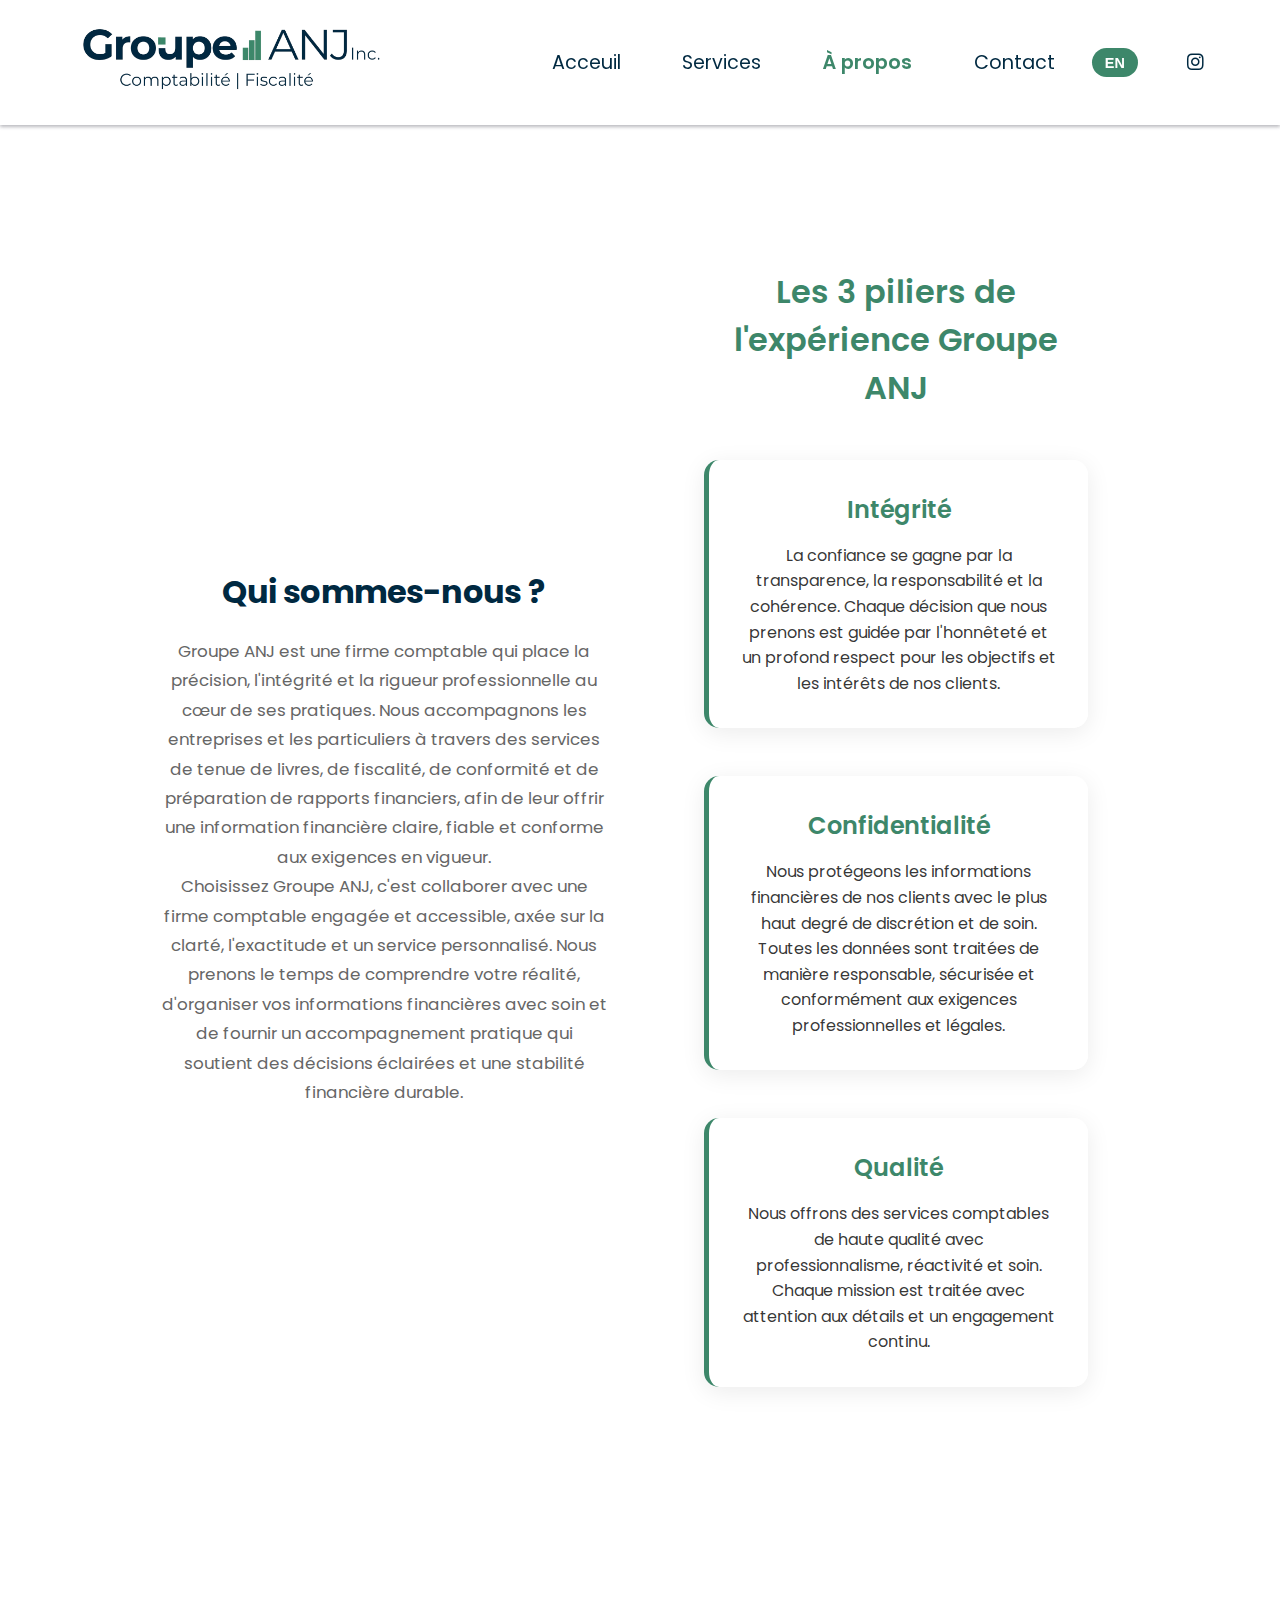
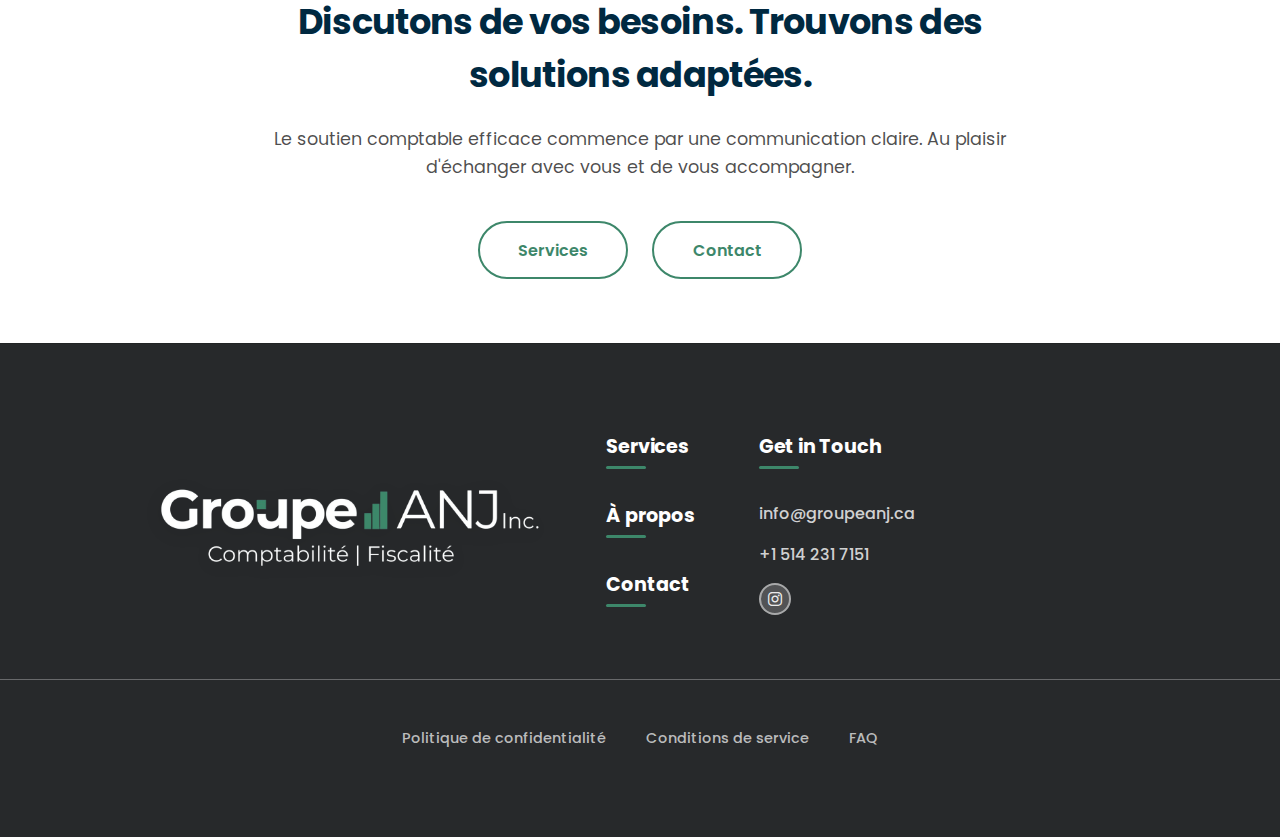
<file: apropos.html>
<!DOCTYPE html>
<html lang="fr">
<head>
    <meta charset="UTF-8">
    <meta name="viewport" content="width=device-width, initial-scale=1.0">
    <title>À propos | Optimisez votre gestion financière, contactez-nous — Groupe ANJ</title>
    <link rel="stylesheet" href="https://cdnjs.cloudflare.com/ajax/libs/font-awesome/6.4.0/css/all.min.css">
    <link rel="stylesheet" type="text/css" href="style.css" />
</head>
<body>
  <nav class="site-nav">
    <div class="logo">
      <a href="index.html">
        <img src="assets/Inv233.png" alt="logo" />
      </a>
    </div>
    <ul>
      <li>
        <a href="index.html#accueil" data-fr="Acceuil" data-en="Home">Acceuil</a>
      </li>
      <li>
        <a href="services.html" data-fr="Services" data-en="Services">Services</a>
      </li>
      <li>
        <a href="apropos.html" data-fr="À propos" data-en="About" class="active">À propos</a>
      </li>
      <li>
        <a href="contact.html" data-fr="Contact" data-en="Contact">Contact</a>
      </li>
      <li class="language-switcher">
        <button id="lang-toggle" class="lang-btn">EN</button>
      </li>
      <li>
        <a href="http://instagram.com/groupeanj" target="_blank" class="fa-brands fa-instagram"></a>
      </li>
    </ul>
    <div class="hamburger">
      <span class="line"></span>
      <span class="line"></span>
      <span class="line"></span>
    </div>
  </nav>
  <div class="menubar">
    <ul>
      <li>
        <a href="index.html#accueil" data-fr="Acceuil" data-en="Home">Acceuil</a>
      </li>
      <li>
        <a href="services.html" data-fr="Services" data-en="Services">Services</a>
      </li>
      <li>
        <a href="apropos.html" data-fr="À propos" data-en="About" class="active">À propos</a>
      </li>
      <li>
        <a href="contact.html" data-fr="Contact" data-en="Contact">Contact</a>
      </li>
      <li class="language-switcher">
        <button id="lang-toggle-mobile" class="lang-btn">EN</button>
      </li>
      <li>
        <a href="http://instagram.com/groupeanj" target="_blank" class="fa-brands fa-instagram"></a>
      </li>
    </ul>
  </div>
  <div class="sections-wrapper">
    <!-- About Hero Section -->
    <section id="apropos" class="section about ">
      <div class="container about-grid">
        <div class="about-text">
          <h2 data-fr="Qui sommes-nous ?" data-en="Who are we?">Qui sommes-nous ?</h2>
          <p data-fr="Groupe ANJ est une firme comptable qui place la précision, l'intégrité et la rigueur professionnelle au cœur de ses pratiques. Nous accompagnons les entreprises et les particuliers à travers des services de tenue de livres, de fiscalité, de conformité et de préparation de rapports financiers, afin de leur offrir une information financière claire, fiable et conforme aux exigences en vigueur."
             data-en="Groupe ANJ is an accounting firm that places precision, integrity and professional rigor at the core of its practices. We support businesses and individuals through bookkeeping, tax, compliance and financial reporting services, to provide them with clear, reliable financial information that complies with current requirements.">
            Groupe ANJ est une firme comptable qui place la précision, l'intégrité et la rigueur professionnelle au cœur de ses pratiques. Nous accompagnons les entreprises et les particuliers à travers des services de tenue de livres, de fiscalité, de conformité et de préparation de rapports financiers, afin de leur offrir une information financière claire, fiable et conforme aux exigences en vigueur.
          </p>
          <p data-fr="Choisir Groupe ANJ, c'est collaborer avec une firme comptable engagée et accessible, axée sur la clarté, l'exactitude et un service personnalisé. Nous prenons le temps de comprendre votre réalité, d'organiser vos informations financières avec soin et de fournir un accompagnement pratique qui soutient des décisions éclairées et une stabilité financière durable."
             data-en="Choosing Groupe ANJ means collaborating with an engaged and accessible accounting firm focused on clarity, accuracy and personalized service. We take the time to understand your reality, organize your financial information with care and provide practical support that supports informed decisions and lasting financial stability.">
            Choisissez Groupe ANJ, c'est collaborer avec une firme comptable engagée et accessible, axée sur la clarté, l'exactitude et un service personnalisé. Nous prenons le temps de comprendre votre réalité, d'organiser vos informations financières avec soin et de fournir un accompagnement pratique qui soutient des décisions éclairées et une stabilité financière durable.
          </p>
        </div>
        <div class="about-media">
          <div class="about-content-centered">
            <h3 data-fr="Les 3 piliers de l'expérience Groupe ANJ" data-en="The 3 pillars of the Groupe ANJ experience">Les 3 piliers de l'expérience Groupe ANJ</h3>
            
            <div class="pillar-item">
              <h4 data-fr="Intégrité" data-en="Integrity">Intégrité</h4>
              <p data-fr="La confiance se gagne par la transparence, la responsabilité et la cohérence. Chaque décision que nous prenons est guidée par l'honnêteté et un profond respect pour les objectifs et les intérêts de nos clients."
                 data-en="Trust is earned through transparency, responsibility and consistency. Every decision we make is guided by honesty and deep respect for our clients' goals and interests.">
                La confiance se gagne par la transparence, la responsabilité et la cohérence. Chaque décision que nous prenons est guidée par l'honnêteté et un profond respect pour les objectifs et les intérêts de nos clients.
              </p>
            </div>
            
            <div class="pillar-item">
              <h4 data-fr="Confidentialité" data-en="Confidentiality">Confidentialité</h4>
              <p data-fr="Nous protégeons les informations financières de nos clients avec le plus haut degré de discrétion et de soin. Toutes les données sont traitées de manière responsable, sécurisée et conformément aux exigences professionnelles et légales."
                 data-en="We protect our clients' financial information with the highest degree of discretion and care. All data is processed responsibly, securely and in compliance with professional and legal requirements.">
                Nous protégeons les informations financières de nos clients avec le plus haut degré de discrétion et de soin. Toutes les données sont traitées de manière responsable, sécurisée et conformément aux exigences professionnelles et légales.
              </p>
            </div>
            
            <div class="pillar-item">
              <h4 data-fr="Qualité" data-en="Quality">Qualité</h4>
              <p data-fr="Nous offrons des services comptables de haute qualité avec professionnalisme, réactivité et soin. Chaque mission est traitée avec attention aux détails et un engagement continu."
                 data-en="We offer high-quality accounting services with professionalism, responsiveness and care. Each mission is handled with attention to detail and continuous commitment.">
                Nous offrons des services comptables de haute qualité avec professionnalisme, réactivité et soin. Chaque mission est traitée avec attention aux détails et un engagement continu.
              </p>
            </div>
          </div>
        </div>
      </div>
    </section>

    <!-- CTA Section -->
    <section id="about-cta" class="section">
      <div class="container">
        <div class="cta-content">
          <h2 data-fr="Discutons de vos besoins. Trouvons des solutions adaptées." data-en="Let's discuss your needs. Find adapted solutions.">Discutons de vos besoins. Trouvons des solutions adaptées.</h2>
          <p data-fr="Le soutien comptable efficace commence par une communication claire. Au plaisir d'échanger avec vous et de vous accompagner."
             data-en="Effective accounting support begins with clear communication. We look forward to exchanging with you and supporting you.">
            Le soutien comptable efficace commence par une communication claire. Au plaisir d'échanger avec vous et de vous accompagner.
          </p>
          <div class="cta-buttons">
            <a class="btn btn-primary" href="services.html"><span data-fr="Services" data-en="Services">Services</span></a>
            <a class="btn btn-secondary" href="contact.html"><span data-fr="Contact" data-en="Contact">Contact</span></a>
          </div>
        </div>
      </div>
    </section>
  </div>
  
  <!-- Footer -->
  <footer class="site-footer">
    <div class="container footer-grid">
      <div class="footer-logo">
        <a href="index.html">
          <img src="assets/Inv222.png" alt="Groupe ANJ Logo" />
        </a>
      </div>

      <div class="footer-sections">
        <div class="footer-column">
          <a href="services.html">
            <h4 data-fr="Services" data-en="Services">Services</h4>
          </a>
          <a href="apropos.html">
            <h4 data-fr="À propos" data-en="About">À propos</h4>
          </a>
          <a href="contact.html">
            <h4 data-fr="Contact" data-en="Contact">Contact</h4>
          </a>
        </div>
        <div class="footer-column">
          <h4 data-fr="Prendre contact" data-en="Get in Touch">Get in Touch</h4>
          <ul>
            <li>
              <a href="mailto:info@groupeanj.ca">info@groupeanj.ca</a>
            </li>
            <li>
              <a href="tel:5142317151">+1 514 231 7151</a>
            </li>
            <li>
              <a href="http://instagram.com/groupeanj" target="_blank" class="instagram-link">
                <div class="instagram-icon">
                  <i class="fab fa-instagram"></i>
                </div>
              </a>
            </li>
          </ul>
        </div>
      </div>
    </div>
    
    <div class="footer-legal-section">
      <div class="footer-legal-bottom">
        <a href="confidentialite.html" data-fr="Politique de confidentialité" data-en="Privacy Policy">Politique de
          confidentialité</a>
        <a href="conditions.html" data-fr="Conditions de service" data-en="Terms of Service">Conditions de service</a>
        <a href="faq.html" data-fr="FAQ" data-en="FAQ">FAQ</a>
       
      </div>
    </div>
  </footer>


  <script src="script.js"></script>
</body>

</html>
</file>
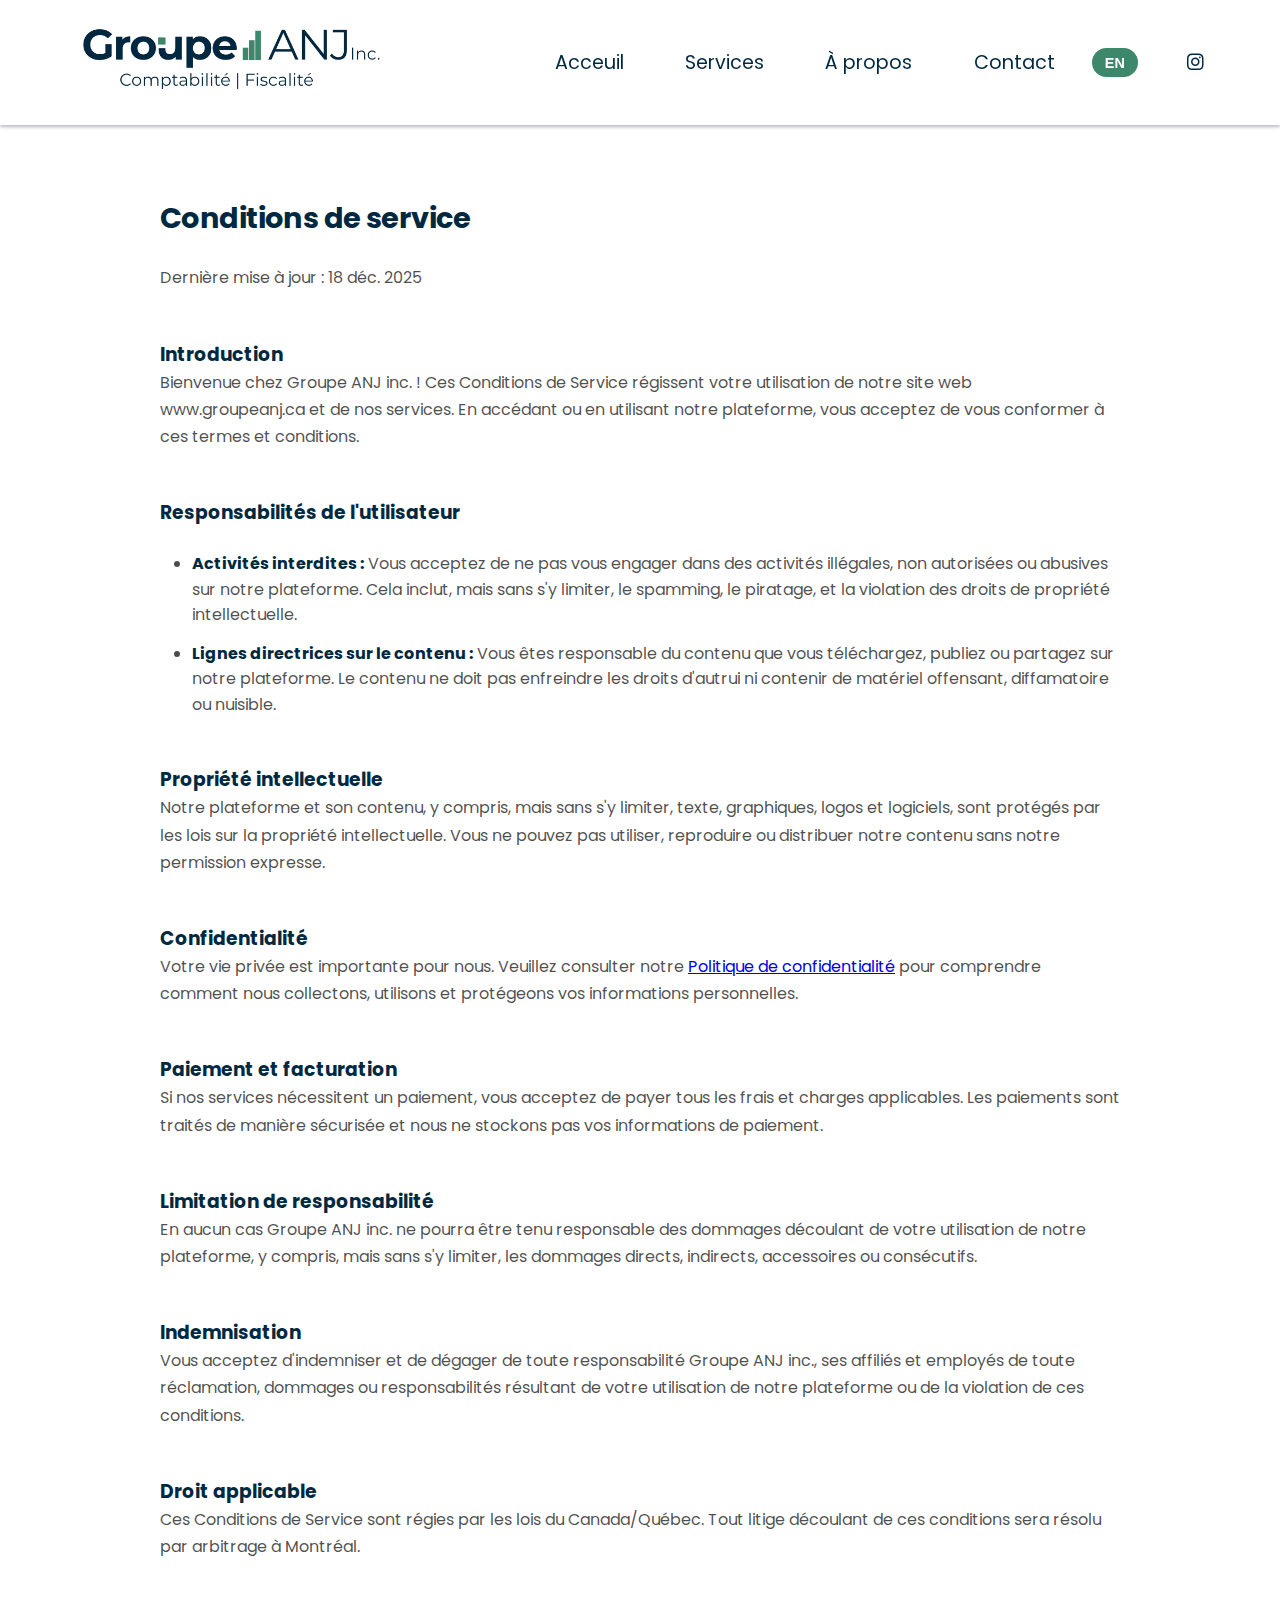
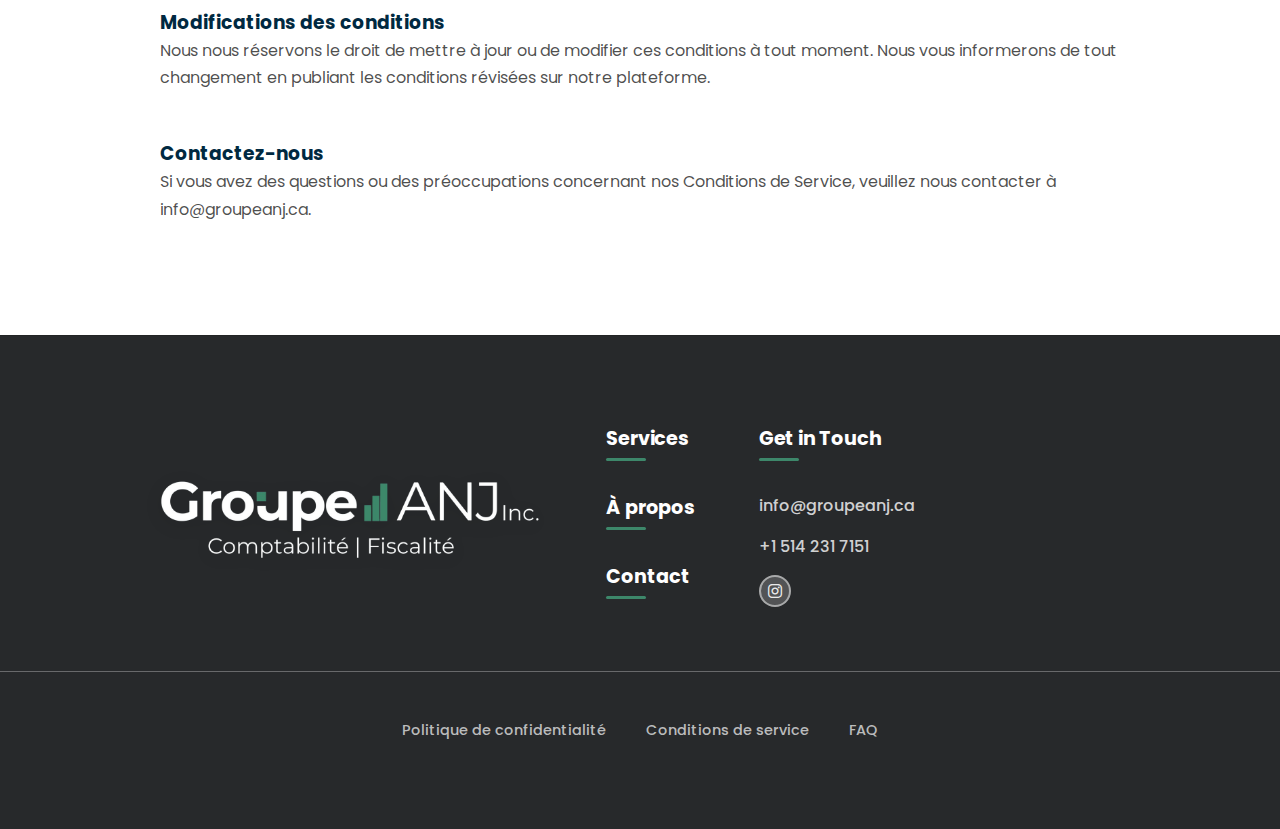
<file: conditions.html>
<!DOCTYPE html>
<html lang="fr">
<head>
    <meta charset="UTF-8">
    <meta name="viewport" content="width=device-width, initial-scale=1.0">
    <title>Conditions de service | Consultez, utilisez en toute sécurité — Groupe ANJ</title>
    <link rel="stylesheet" href="https://cdnjs.cloudflare.com/ajax/libs/font-awesome/6.4.0/css/all.min.css">
    <link rel="stylesheet" type="text/css" href="style.css" />
</head>
<body>
  <nav class="site-nav">
    <div class="logo">
      <a href="index.html">
        <img src="assets/Inv233.png" alt="logo" />
      </a>
    </div>
    <ul>
      <li>
        <a href="index.html#accueil" data-fr="Acceuil" data-en="Home">Acceuil</a>
      </li>
      <li>
        <a href="services.html" data-fr="Services" data-en="Services">Services</a>
      </li>
      <li>
        <a href="apropos.html" data-fr="À propos" data-en="About">À propos</a>
      </li>
      <li>
        <a href="contact.html" data-fr="Contact" data-en="Contact">Contact</a>
      </li>
      <li class="language-switcher">
        <button id="lang-toggle" class="lang-btn">EN</button>
      </li>
      <li>
        <a href="http://instagram.com/groupeanj" target="_blank" class="fa-brands fa-instagram"></a>
      </li>
    </ul>
    <div class="hamburger">
      <span class="line"></span>
      <span class="line"></span>
      <span class="line"></span>
    </div>
  </nav>
  <div class="menubar">
    <ul>
      <li>
        <a href="index.html#accueil" data-fr="Acceuil" data-en="Home">Acceuil</a>
      </li>
      <li>
        <a href="services.html" data-fr="Services" data-en="Services">Services</a>
      </li>
      <li>
        <a href="apropos.html" data-fr="À propos" data-en="About">À propos</a>
      </li>
      <li>
        <a href="contact.html" data-fr="Contact" data-en="Contact">Contact</a>
      </li>
      <li class="language-switcher">
        <button id="lang-toggle-mobile" class="lang-btn">EN</button>
      </li>
      <li>
        <a href="http://instagram.com/groupeanj" target="_blank" class="fa-brands fa-instagram"></a>
      </li>
    </ul>
  </div>
  <div class="sections-wrapper">
    
    <section id="terms-content" class="section">
      <div class="container">
        <div class="terms-content">
          <div class="terms-section">
            <h2 data-fr="Conditions de service" data-en="Terms of Service">Conditions de service</h2>
            <p data-fr="Dernière mise à jour : 18 déc. 2025" data-en="Last updated: December 18, 2025">Dernière mise à jour : 18 déc. 2025</p>
          </div>
          <div class="terms-section">
            <h3 data-fr="Introduction" data-en="Introduction">Introduction</h3>
            <p data-fr="Bienvenue chez Groupe ANJ inc. ! Ces Conditions de Service régissent votre utilisation de notre site web www.groupeanj.ca et de nos services. En accédant ou en utilisant notre plateforme, vous acceptez de vous conformer à ces termes et conditions." data-en="Welcome to Groupe ANJ inc.! These Terms of Service govern your use of our website www.groupeanj.ca and our services. By accessing or using our platform, you agree to comply with these terms and conditions.">Bienvenue chez Groupe ANJ inc. ! Ces Conditions de Service régissent votre utilisation de notre site web www.groupeanj.ca et de nos services. En accédant ou en utilisant notre plateforme, vous acceptez de vous conformer à ces termes et conditions.</p>
          </div>
          <div class="terms-section">
            <h3 data-fr="Responsabilités de l'utilisateur" data-en="User responsibilities">Responsabilités de l'utilisateur</h3>
            <ul>
              <li data-fr="Activités interdites : Vous acceptez de ne pas vous engager dans des activités illégales, non autorisées ou abusives sur notre plateforme. Cela inclut, mais sans s'y limiter, le spamming, le piratage, et la violation des droits de propriété intellectuelle." data-en="Prohibited activities: You agree not to engage in illegal, unauthorized or abusive activities on our platform. This includes, but is not limited to, spamming, hacking, and violation of intellectual property rights."><strong data-fr="Activités interdites :" data-en="Prohibited activities:">Activités interdites :</strong> Vous acceptez de ne pas vous engager dans des activités illégales, non autorisées ou abusives sur notre plateforme. Cela inclut, mais sans s'y limiter, le spamming, le piratage, et la violation des droits de propriété intellectuelle.</li>
              <li data-fr="Lignes directrices sur le contenu : Vous êtes responsable du contenu que vous téléchargez, publiez ou partagez sur notre plateforme. Le contenu ne doit pas enfreindre les droits d'autrui ni contenir de matériel offensant, diffamatoire ou nuisible." data-en="Content guidelines: You are responsible for the content you upload, post or share on our platform. Content must not infringe the rights of others or contain offensive, defamatory or harmful material."><strong data-fr="Lignes directrices sur le contenu :" data-en="Content guidelines:">Lignes directrices sur le contenu :</strong> Vous êtes responsable du contenu que vous téléchargez, publiez ou partagez sur notre plateforme. Le contenu ne doit pas enfreindre les droits d'autrui ni contenir de matériel offensant, diffamatoire ou nuisible.</li>
            </ul>
          </div>
          <div class="terms-section">
            <h3 data-fr="Propriété intellectuelle" data-en="Intellectual property">Propriété intellectuelle</h3>
            <p data-fr="Notre plateforme et son contenu, y compris, mais sans s'y limiter, texte, graphiques, logos et logiciels, sont protégés par les lois sur la propriété intellectuelle. Vous ne pouvez pas utiliser, reproduire ou distribuer notre contenu sans notre permission expresse." data-en="Our platform and its content, including but not limited to text, graphics, logos and software, are protected by intellectual property laws. You may not use, reproduce or distribute our content without our express permission.">Notre plateforme et son contenu, y compris, mais sans s'y limiter, texte, graphiques, logos et logiciels, sont protégés par les lois sur la propriété intellectuelle. Vous ne pouvez pas utiliser, reproduire ou distribuer notre contenu sans notre permission expresse.</p>
          </div>
          <div class="terms-section">
            <h3 data-fr="Confidentialité" data-en="Privacy">Confidentialité</h3>
            <p>
              <span data-fr="Votre vie privée est importante pour nous. Veuillez consulter notre " data-en="Your privacy is important to us. Please review our ">Votre vie privée est importante pour nous. Veuillez consulter notre </span><a href="confidentialite.html" data-fr="Politique de confidentialité" data-en="Privacy Policy">Politique de confidentialité</a><span data-fr=" pour comprendre comment nous collectons, utilisons et protégeons vos informations personnelles." data-en=" to understand how we collect, use and protect your personal information."> pour comprendre comment nous collectons, utilisons et protégeons vos informations personnelles.</span>
            </p>
          </div>
          <div class="terms-section">
            <h3 data-fr="Paiement et facturation" data-en="Payment and billing">Paiement et facturation</h3>
            <p data-fr="Si nos services nécessitent un paiement, vous acceptez de payer tous les frais et charges applicables. Les paiements sont traités de manière sécurisée et nous ne stockons pas vos informations de paiement." data-en="If our services require payment, you agree to pay all applicable fees and charges. Payments are processed securely and we do not store your payment information.">Si nos services nécessitent un paiement, vous acceptez de payer tous les frais et charges applicables. Les paiements sont traités de manière sécurisée et nous ne stockons pas vos informations de paiement.</p>
          </div>

          <div class="terms-section">
            <h3 data-fr="Limitation de responsabilité" data-en="Limitation of liability">Limitation de responsabilité</h3>
            <p data-fr="En aucun cas Groupe ANJ inc. ne pourra être tenu responsable des dommages découlant de votre utilisation de notre plateforme, y compris, mais sans s'y limiter, les dommages directs, indirects, accessoires ou consécutifs." data-en="In no case shall Groupe ANJ inc. be liable for damages arising from your use of our platform, including but not limited to direct, indirect, incidental or consequential damages.">En aucun cas Groupe ANJ inc. ne pourra être tenu responsable des dommages découlant de votre utilisation de notre plateforme, y compris, mais sans s'y limiter, les dommages directs, indirects, accessoires ou consécutifs.</p>
          </div>
          <div class="terms-section">
            <h3 data-fr="Indemnisation" data-en="Indemnification">Indemnisation</h3>
            <p data-fr="Vous acceptez d'indemniser et de dégager de toute responsabilité Groupe ANJ inc., ses affiliés et employés de toute réclamation, dommages ou responsabilités résultant de votre utilisation de notre plateforme ou de la violation de ces conditions." data-en="You agree to indemnify and hold harmless Groupe ANJ inc., its affiliates and employees from any claims, damages or liabilities resulting from your use of our platform or violation of these conditions.">Vous acceptez d'indemniser et de dégager de toute responsabilité Groupe ANJ inc., ses affiliés et employés de toute réclamation, dommages ou responsabilités résultant de votre utilisation de notre plateforme ou de la violation de ces conditions.</p>
          </div>
          <div class="terms-section">
            <h3 data-fr="Droit applicable" data-en="Applicable law">Droit applicable</h3>
            <p data-fr="Ces Conditions de Service sont régies par les lois du Canada/Québec. Tout litige découlant de ces conditions sera résolu par arbitrage à Montréal." data-en="These Terms of Service are governed by the laws of Canada/Quebec. Any dispute arising from these conditions will be resolved by arbitration in Montreal.">Ces Conditions de Service sont régies par les lois du Canada/Québec. Tout litige découlant de ces conditions sera résolu par arbitrage à Montréal.</p>
          </div>
          <div class="terms-section">
            <h3 data-fr="Modifications des conditions" data-en="Modifications of conditions">Modifications des conditions</h3>
            <p data-fr="Nous nous réservons le droit de mettre à jour ou de modifier ces conditions à tout moment. Nous vous informerons de tout changement en publiant les conditions révisées sur notre plateforme." data-en="We reserve the right to update or modify these conditions at any time. We will inform you of any changes by posting the revised conditions on our platform.">Nous nous réservons le droit de mettre à jour ou de modifier ces conditions à tout moment. Nous vous informerons de tout changement en publiant les conditions révisées sur notre plateforme.</p>
          </div>
          <div class="terms-section">
            <h3 data-fr="Contactez-nous" data-en="Contact us">Contactez-nous</h3>
            <p data-fr="Si vous avez des questions ou des préoccupations concernant nos Conditions de Service, veuillez nous contacter à info@groupeanj.ca." 
                           data-en="If you have questions or concerns about our Terms of Service, please contact us at info@groupeanj.ca.">
                            Si vous avez des questions ou des préoccupations concernant nos Conditions de Service, veuillez nous contacter à info@groupeanj.ca.
                        </p>
          </div>
        </div>
      </div>
    </section>
  </div>

  <!-- Footer -->
  <footer class="site-footer">
    <div class="container footer-grid">
      <div class="footer-logo">
        <a href="index.html">
          <img src="assets/Inv222.png" alt="Groupe ANJ Logo" />
        </a>
      </div>

      <div class="footer-sections">
        <div class="footer-column">
          <a href="services.html">
            <h4 data-fr="Services" data-en="Services">Services</h4>
          </a>
          <a href="apropos.html">
            <h4 data-fr="À propos" data-en="About">À propos</h4>
          </a>
          <a href="contact.html">
            <h4 data-fr="Contact" data-en="Contact">Contact</h4>
          </a>
        </div>
        <div class="footer-column">
          <h4 data-fr="Prendre contact" data-en="Get in Touch">Get in Touch</h4>
          <ul>
            <li>
              <a href="mailto:info@groupeanj.ca">info@groupeanj.ca</a>
            </li>
            <li>
              <a href="tel:5142317151">+1 514 231 7151</a>
            </li>
            <li>
              <a href="http://instagram.com/groupeanj" target="_blank" class="instagram-link">
                <div class="instagram-icon">
                  <i class="fab fa-instagram"></i>
                </div>
              </a>
            </li>
          </ul>
        </div>
      </div>
    </div>
    
    <div class="footer-legal-section">
      <div class="footer-legal-bottom">
        <a href="confidentialite.html" data-fr="Politique de confidentialité" data-en="Privacy Policy">Politique de
          confidentialité</a>
        <a href="conditions.html" data-fr="Conditions de service" data-en="Terms of Service">Conditions de service</a>
        <a href="faq.html" data-fr="FAQ" data-en="FAQ">FAQ</a>
       
      </div>
    </div>
  </footer>


    <script src="script.js"></script>
</body>
</html>
</file>
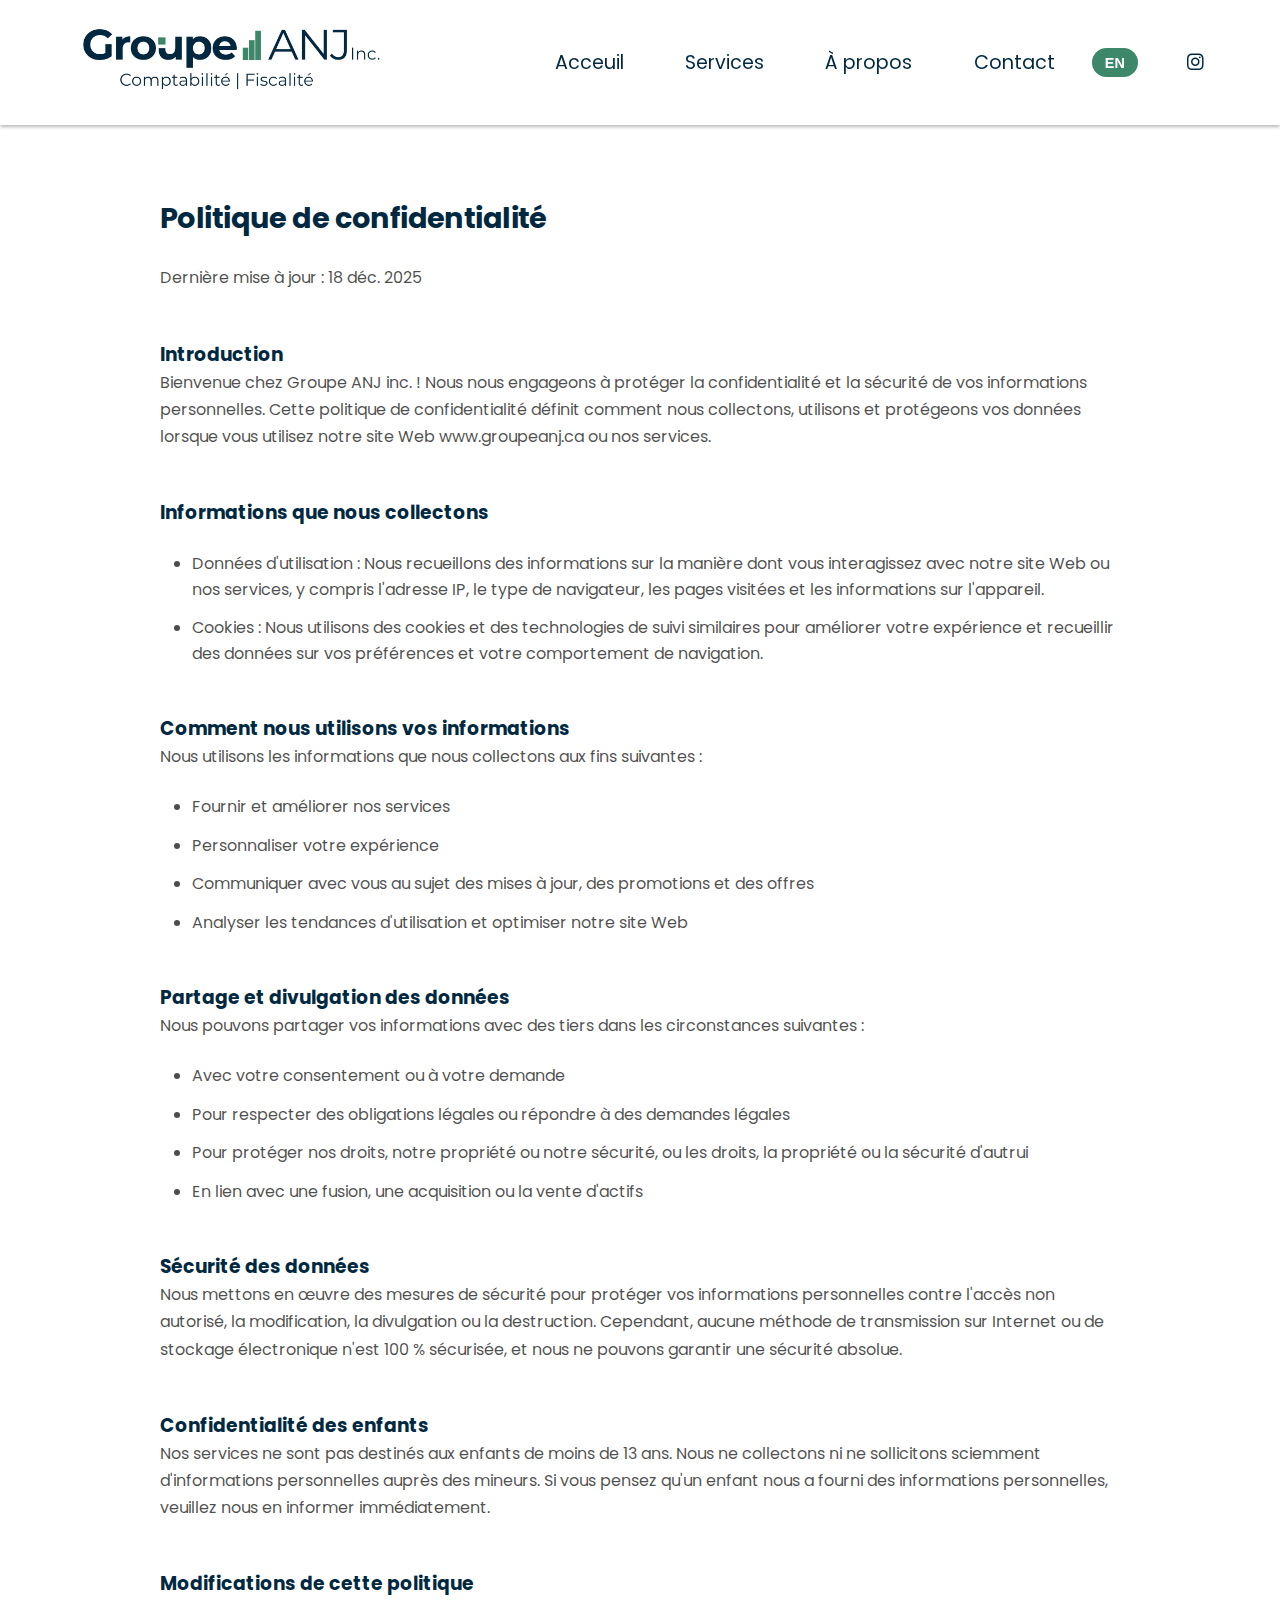
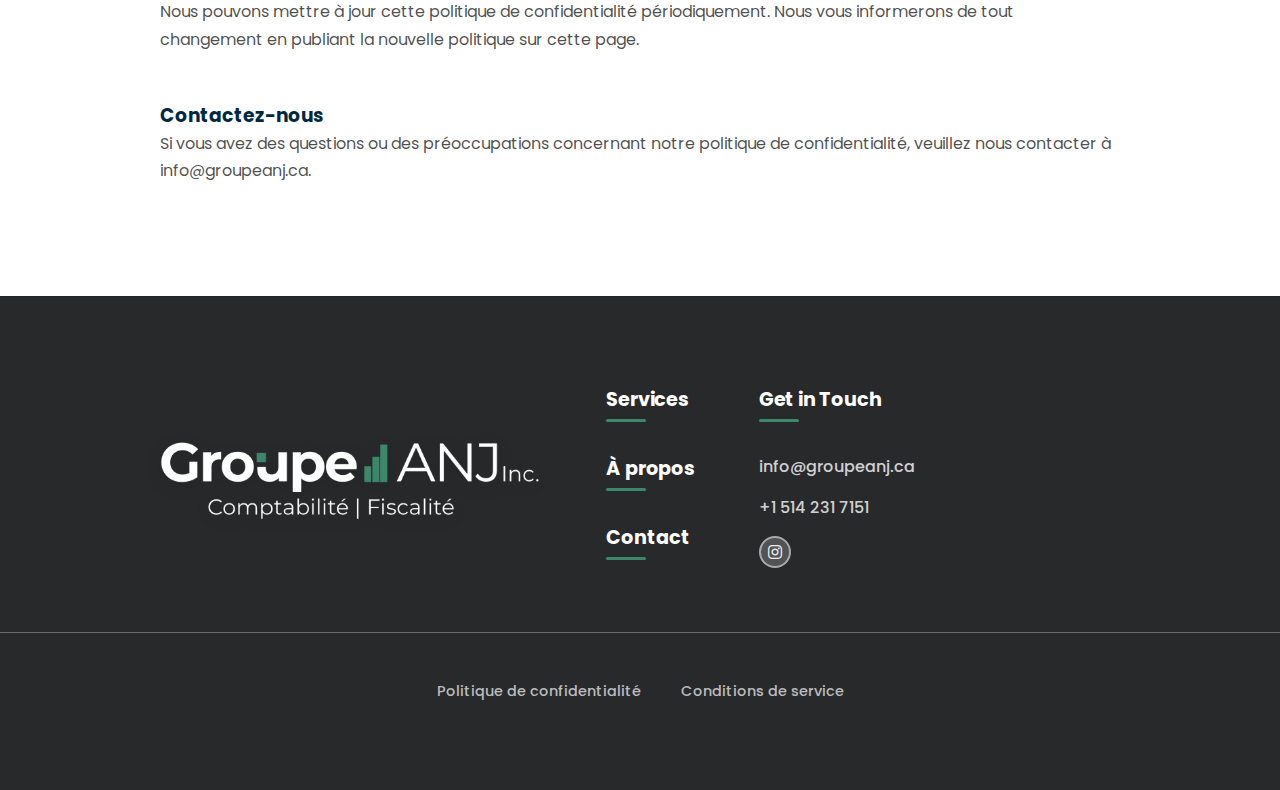
<file: confidentialite.html>
<!DOCTYPE html>
<html lang="fr">
<head>
    <meta charset="UTF-8">
    <meta name="viewport" content="width=device-width, initial-scale=1.0">
    <title>Politique de confidentialité | Protégez vos données, agissez maintenant. — Groupe ANJ</title>
    <link rel="stylesheet" href="https://cdnjs.cloudflare.com/ajax/libs/font-awesome/6.4.0/css/all.min.css">
    <link rel="stylesheet" type="text/css" href="style.css" />
</head>
<body>
  <nav class="site-nav">
    <div class="logo">
      <a href="index.html">
        <img src="assets/Inv233.png" alt="logo" />
      </a>
    </div>
    <ul>
      <li>
        <a href="index.html#accueil" data-fr="Acceuil" data-en="Home">Acceuil</a>
      </li>
      <li>
        <a href="services.html" data-fr="Services" data-en="Services">Services</a>
      </li>
      <li>
        <a href="apropos.html" data-fr="À propos" data-en="About">À propos</a>
      </li>
      <li>
        <a href="contact.html" data-fr="Contact" data-en="Contact">Contact</a>
      </li>
      <li class="language-switcher">
        <button id="lang-toggle" class="lang-btn">EN</button>
      </li>
      <li>
        <a href="http://instagram.com/groupeanj" target="_blank" class="fa-brands fa-instagram"></a>
      </li>
    </ul>
    <div class="hamburger">
      <span class="line"></span>
      <span class="line"></span>
      <span class="line"></span>
    </div>
  </nav>
  <div class="menubar">
    <ul>
      <li>
        <a href="index.html#accueil" data-fr="Acceuil" data-en="Home">Acceuil</a>
      </li>
      <li>
        <a href="services.html" data-fr="Services" data-en="Services">Services</a>
      </li>
      <li>
        <a href="apropos.html" data-fr="À propos" data-en="About">À propos</a>
      </li>
      <li>
        <a href="contact.html" data-fr="Contact" data-en="Contact">Contact</a>
      </li>
      <li class="language-switcher">
        <button id="lang-toggle-mobile" class="lang-btn">EN</button>
      </li>
      <li>
        <a href="http://instagram.com/groupeanj" target="_blank" class="fa-brands fa-instagram"></a>
      </li>
    </ul>
  </div>
  <div class="sections-wrapper">
 
    <section id="privacy-content" class="section">
      <div class="container">
        <div class="privacy-content">
          <div class="privacy-section">
            <h2 data-fr="Politique de confidentialité" data-en="Privacy Policy">Politique de confidentialité</h2>
            <p data-fr="Dernière mise à jour : 18 déc. 2025" data-en="Last updated: December 18, 2025">Dernière mise à jour : 18 déc. 2025</p>
          </div>
          <div class="privacy-section">
            <h3 data-fr="Introduction" data-en="Introduction">Introduction</h3>
            <p data-fr="Bienvenue chez Groupe ANJ inc. ! Nous nous engageons à protéger la confidentialité et la sécurité de vos informations personnelles. Cette politique de confidentialité définit comment nous collectons, utilisons et protégeons vos données lorsque vous utilisez notre site Web www.groupeanj.ca ou nos services." data-en="Welcome to Groupe ANJ inc.! We are committed to protecting the privacy and security of your personal information. This privacy policy defines how we collect, use and protect your data when you use our website www.groupeanj.ca or our services.">Bienvenue chez Groupe ANJ inc. ! Nous nous engageons à protéger la confidentialité et la sécurité de vos informations personnelles. Cette politique de confidentialité définit comment nous collectons, utilisons et protégeons vos données lorsque vous utilisez notre site Web www.groupeanj.ca ou nos services.</p>
          </div>
          <div class="privacy-section">
            <h3 data-fr="Informations que nous collectons" data-en="Information we collect">Informations que nous collectons</h3>
            <ul>
              <li data-fr="Données d'utilisation : Nous recueillons des informations sur la manière dont vous interagissez avec notre site Web ou nos services, y compris l'adresse IP, le type de navigateur, les pages visitées et les informations sur l'appareil." data-en="Usage data: We collect information about how you interact with our website or services, including IP address, browser type, pages visited and device information.">Données d'utilisation : Nous recueillons des informations sur la manière dont vous interagissez avec notre site Web ou nos services, y compris l'adresse IP, le type de navigateur, les pages visitées et les informations sur l'appareil.</li>
              <li data-fr="Cookies : Nous utilisons des cookies et des technologies de suivi similaires pour améliorer votre expérience et recueillir des données sur vos préférences et votre comportement de navigation." data-en="Cookies: We use cookies and similar tracking technologies to improve your experience and collect data about your preferences and browsing behavior.">Cookies : Nous utilisons des cookies et des technologies de suivi similaires pour améliorer votre expérience et recueillir des données sur vos préférences et votre comportement de navigation.</li>
            </ul>
          </div>
          <div class="privacy-section">
            <h3 data-fr="Comment nous utilisons vos informations" data-en="How we use your information">Comment nous utilisons vos informations</h3>
            <p data-fr="Nous utilisons les informations que nous collectons aux fins suivantes :" data-en="We use the information we collect for the following purposes:">Nous utilisons les informations que nous collectons aux fins suivantes :</p>
            <ul>
              <li data-fr="Fournir et améliorer nos services" data-en="Provide and improve our services">Fournir et améliorer nos services</li>
              <li data-fr="Personnaliser votre expérience" data-en="Personalize your experience">Personnaliser votre expérience</li>
              <li data-fr="Communiquer avec vous au sujet des mises à jour, des promotions et des offres" data-en="Communicate with you about updates, promotions and offers">Communiquer avec vous au sujet des mises à jour, des promotions et des offres</li>
              <li data-fr="Analyser les tendances d'utilisation et optimiser notre site Web" data-en="Analyze usage trends and optimize our website">Analyser les tendances d'utilisation et optimiser notre site Web</li>
            </ul>
          </div>
          <div class="privacy-section">
            <h3 data-fr="Partage et divulgation des données" data-en="Data sharing and disclosure">Partage et divulgation des données</h3>
            <p data-fr="Nous pouvons partager vos informations avec des tiers dans les circonstances suivantes :" data-en="We may share your information with third parties in the following circumstances:">Nous pouvons partager vos informations avec des tiers dans les circonstances suivantes :</p>
            <ul>
              <li data-fr="Avec votre consentement ou à votre demande" data-en="With your consent or at your request">Avec votre consentement ou à votre demande</li>
              <li data-fr="Pour respecter des obligations légales ou répondre à des demandes légales" data-en="To comply with legal obligations or respond to legal requests">Pour respecter des obligations légales ou répondre à des demandes légales</li>
              <li data-fr="Pour protéger nos droits, notre propriété ou notre sécurité, ou les droits, la propriété ou la sécurité d'autrui" data-en="To protect our rights, property or security, or the rights, property or security of others">Pour protéger nos droits, notre propriété ou notre sécurité, ou les droits, la propriété ou la sécurité d'autrui</li>
              <li data-fr="En lien avec une fusion, une acquisition ou la vente d'actifs" data-en="In connection with a merger, acquisition or sale of assets">En lien avec une fusion, une acquisition ou la vente d'actifs</li>
            </ul>
          </div>
          <div class="privacy-section">
            <h3 data-fr="Sécurité des données" data-en="Data security">Sécurité des données</h3>
            <p data-fr="Nous mettons en œuvre des mesures de sécurité pour protéger vos informations personnelles contre l'accès non autorisé, la modification, la divulgation ou la destruction. Cependant, aucune méthode de transmission sur Internet ou de stockage électronique n'est 100 % sécurisée, et nous ne pouvons garantir une sécurité absolue." data-en="We implement security measures to protect your personal information against unauthorized access, modification, disclosure or destruction. However, no method of transmission over the Internet or electronic storage is 100% secure, and we cannot guarantee absolute security.">Nous mettons en œuvre des mesures de sécurité pour protéger vos informations personnelles contre l'accès non autorisé, la modification, la divulgation ou la destruction. Cependant, aucune méthode de transmission sur Internet ou de stockage électronique n'est 100 % sécurisée, et nous ne pouvons garantir une sécurité absolue.</p>
          </div>
          
          <div class="privacy-section">
            <h3 data-fr="Confidentialité des enfants" data-en="Children's privacy">Confidentialité des enfants</h3>
            <p data-fr="Nos services ne sont pas destinés aux enfants de moins de 13 ans. Nous ne collectons ni ne sollicitons sciemment d'informations personnelles auprès des mineurs. Si vous pensez qu'un enfant nous a fourni des informations personnelles, veuillez nous en informer immédiatement." data-en="Our services are not intended for children under 13 years of age. We do not knowingly collect or solicit personal information from minors. If you believe a child has provided us with personal information, please notify us immediately.">Nos services ne sont pas destinés aux enfants de moins de 13 ans. Nous ne collectons ni ne sollicitons sciemment d'informations personnelles auprès des mineurs. Si vous pensez qu'un enfant nous a fourni des informations personnelles, veuillez nous en informer immédiatement.</p>
          </div>
          <div class="privacy-section">
            <h3 data-fr="Modifications de cette politique" data-en="Changes to this policy">Modifications de cette politique</h3>
            <p data-fr="Nous pouvons mettre à jour cette politique de confidentialité périodiquement. Nous vous informerons de tout changement en publiant la nouvelle politique sur cette page." data-en="We may update this privacy policy periodically. We will inform you of any changes by posting the new policy on this page.">Nous pouvons mettre à jour cette politique de confidentialité périodiquement. Nous vous informerons de tout changement en publiant la nouvelle politique sur cette page.</p>
          </div>
          <div class="privacy-section">
            <h3 data-fr="Contactez-nous" data-en="Contact us">Contactez-nous</h3>
            <p data-fr="Si vous avez des questions ou des préoccupations concernant notre politique de confidentialité, veuillez nous contacter à info@groupeanj.ca." data-en="If you have questions or concerns about our privacy policy, please contact us at info@groupeanj.ca.">Si vous avez des questions ou des préoccupations concernant notre politique de confidentialité, veuillez nous contacter à info@groupeanj.ca.</p>
          </div>
        </div>
      </div>
    </section>
  </div> 
  
  <!-- Footer -->
  <footer class="site-footer">
    <div class="container footer-grid">
      <div class="footer-logo">
        <a href="index.html">
          <img src="assets/Inv222.png" alt="Groupe ANJ Logo" />
        </a>
      </div>

      <div class="footer-sections">
        <div class="footer-column">
          <a href="services.html">
            <h4 data-fr="Services" data-en="Services">Services</h4>
          </a>
          <a href="apropos.html">
            <h4 data-fr="À propos" data-en="About">À propos</h4>
          </a>
          <a href="contact.html">
            <h4 data-fr="Contact" data-en="Contact">Contact</h4>
          </a>
        </div>
        <div class="footer-column">
          <h4 data-fr="Get in Touch" data-en="Get in Touch">Get in Touch</h4>
          <ul>
            <li>
              <a href="mailto:info@groupeanj.ca">info@groupeanj.ca</a>
            </li>
            <li>
              <a href="tel:5142317151">+1 514 231 7151</a>
            </li>
            <li>
              <a href="http://instagram.com/groupeanj" target="_blank" class="instagram-link">
                <div class="instagram-icon">
                  <i class="fab fa-instagram"></i>
                </div>
              </a>
            </li>
          </ul>
        </div>
      </div>
    </div>
    
    <div class="footer-legal-section">
      <div class="footer-legal-bottom">
        <a href="confidentialite.html" data-fr="Politique de confidentialité" data-en="Privacy Policy">Politique de
          confidentialité</a>
        <a href="conditions.html" data-fr="Conditions de service" data-en="Terms of Service">Conditions de service</a>
       
      </div>
    </div>
  </footer>
  <script src="script.js"></script>
</body>
</html>
</file>
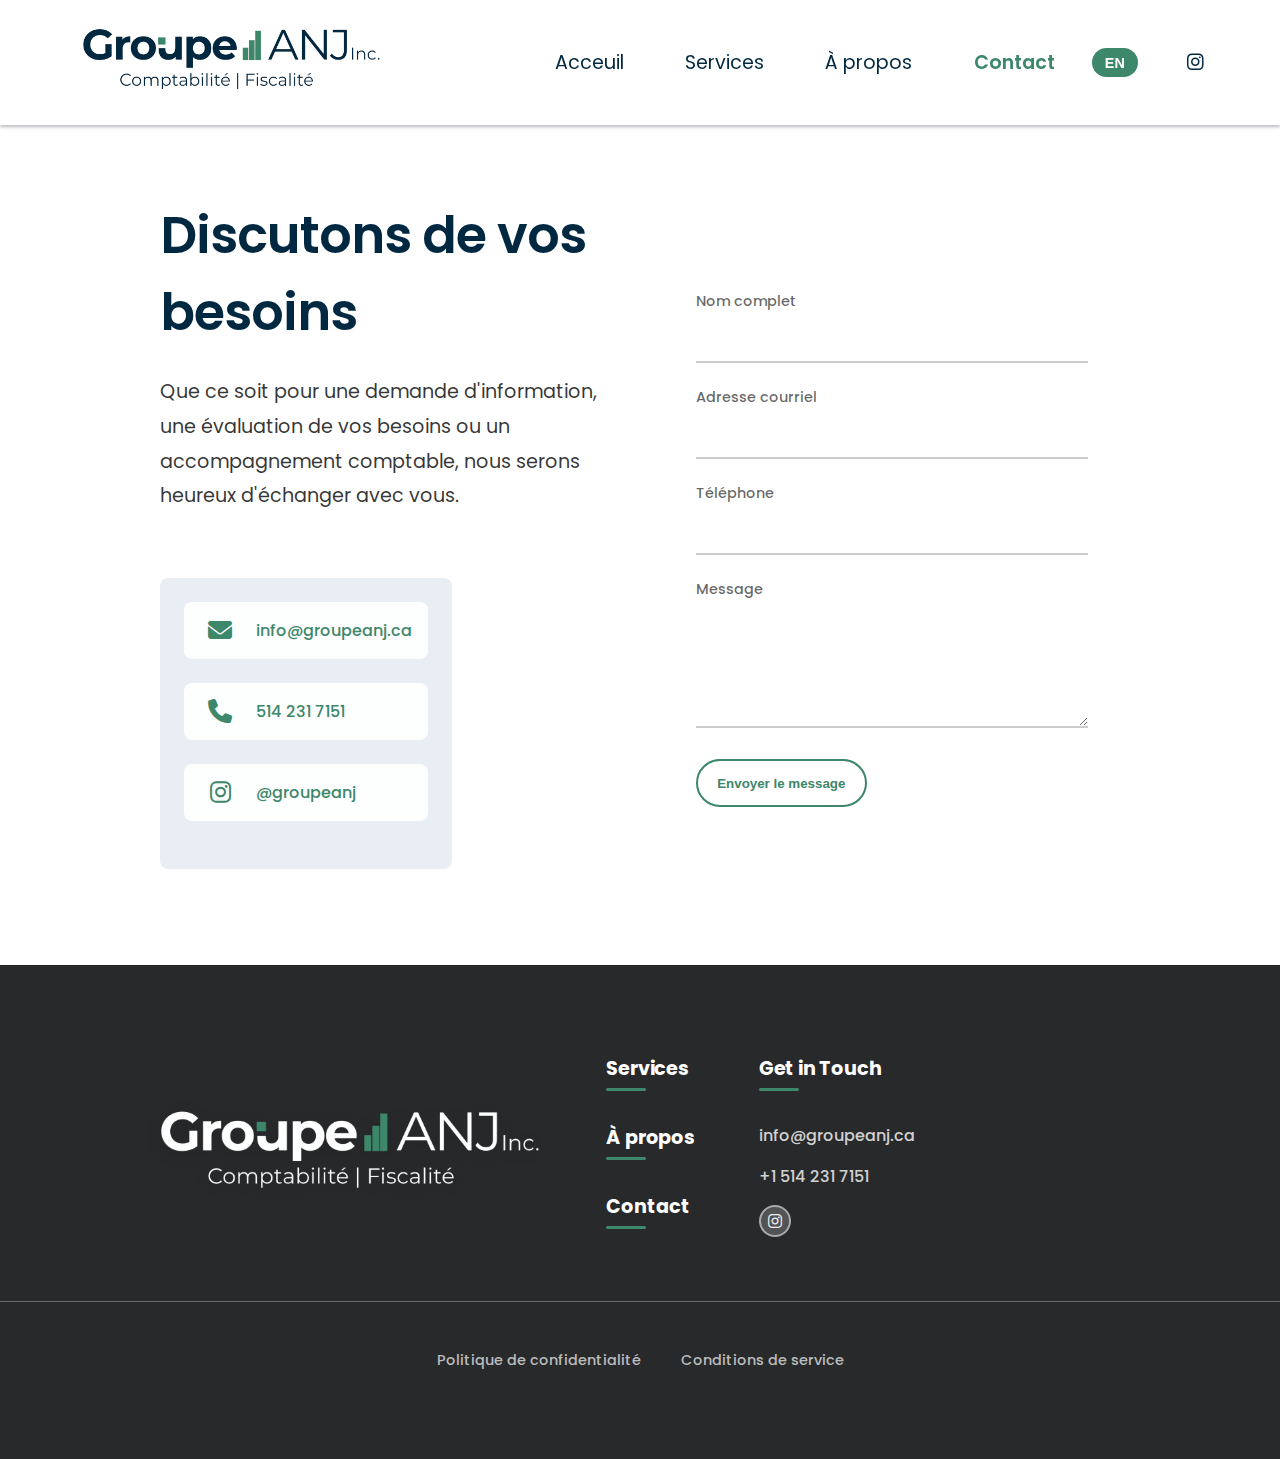
<file: contact.html>
<!DOCTYPE html>
<html lang="fr">
<head>
    <meta charset="UTF-8">
    <meta name="viewport" content="width=device-width, initial-scale=1.0">
    <title>Contact | Prenez contact aujourd'hui - Obtenez des réponses rapidement — Groupe ANJ</title>
    <link rel="stylesheet" href="https://cdnjs.cloudflare.com/ajax/libs/font-awesome/6.4.0/css/all.min.css">
    <link rel="stylesheet" type="text/css" href="style.css" />
</head>
<body>
  <nav class="site-nav">
    <div class="logo">
      <a href="index.html">
        <img src="assets/Inv233.png" alt="logo" />
      </a>
    </div>
    <ul>
      <li>
        <a href="index.html#accueil" data-fr="Acceuil" data-en="Home">Acceuil</a>
      </li>
      <li>
        <a href="services.html" data-fr="Services" data-en="Services">Services</a>
      </li>
      <li>
        <a href="apropos.html" data-fr="À propos" data-en="About">À propos</a>
      </li>
      <li>
        <a href="contact.html" data-fr="Contact" data-en="Contact" class="active">Contact</a>
      </li>
      <li class="language-switcher">
        <button id="lang-toggle" class="lang-btn">EN</button>
      </li>
      <li>
        <a href="http://instagram.com/groupeanj" target="_blank" class="fa-brands fa-instagram"></a>
      </li>
    </ul>
    <div class="hamburger">
      <span class="line"></span>
      <span class="line"></span>
      <span class="line"></span>
    </div>
  </nav>
  <div class="menubar">
    <ul>
      <li>
        <a href="index.html#accueil" data-fr="Acceuil" data-en="Home">Acceuil</a>
      </li>
      <li>
        <a href="services.html" data-fr="Services" data-en="Services">Services</a>
      </li>
      <li>
        <a href="apropos.html" data-fr="À propos" data-en="About">À propos</a>
      </li>
      <li>
        <a href="contact.html" data-fr="Contact" data-en="Contact" class="active">Contact</a>
      </li>
      <li class="language-switcher">
        <button id="lang-toggle-mobile" class="lang-btn">EN</button>
      </li>
      <li>
        <a href="http://instagram.com/groupeanj" target="_blank" class="fa-brands fa-instagram"></a>
      </li>
    </ul>
  </div>
  
     <div class="sections-wrapper">
        <!-- Contact Form Section -->
        <section id="contact-form" class="section">
            <div class="container">
                <div class="contact-grid">
                    <div class="contact-text">
                        <h2 data-fr="Discutons de vos besoins" data-en="Let's discuss your needs">Discutons de vos besoins</h2>
                        <p data-fr="Que ce soit pour une demande d'information, une évaluation de vos besoins ou un accompagnement comptable, nous serons heureux d'échanger avec vous." 
                           data-en="Whether for an information request, a needs assessment or accounting support, we will be happy to exchange with you.">
                            Que ce soit pour une demande d'information, une évaluation de vos besoins ou un accompagnement comptable, nous serons heureux d'échanger avec vous.
                        </p>
                        <div class="contact-info">
                            <div class="contact-item">
                                <i class="fa-solid fa-envelope"></i>
                                <a href="mailto:info@groupeanj.ca">info@groupeanj.ca</a>
                            </div>
                            <div class="contact-item">
                                <i class="fa-solid fa-phone"></i>
                                <a href="tel:5142317151">514 231 7151</a>
                            </div>
                            <div class="contact-item">
                                <i class="fa-brands fa-instagram"></i>
                                <a href="http://instagram.com/groupeanj" target="_blank">@groupeanj</a>
                            </div>
                        </div>
                    </div>
                    <div class="contact-form-wrapper">
                        <form class="contact-form" name="contact" method="POST" data-netlify="true" autocomplete="on" novalidate netlify>
                            <input type="hidden" name="form-name" value="contact">
                            <input type="hidden" name="subject" value="New contact form submission from Groupe ANJ">
                            <div class="form-item">
                                <label for="name" data-fr="Nom complet" data-en="Full Name">Nom complet</label>
                                <input type="text" id="name" name="name" required>
                            </div>
                            <div class="form-item">
                                <label for="email" data-fr="Adresse courriel" data-en="Email Address">Adresse courriel</label>
                                <input type="email" id="email" name="email" required>
                            </div>
                            <div class="form-item">
                                <label for="phone" data-fr="Téléphone" data-en="Phone">Téléphone</label>
                                <input type="tel" id="phone" name="phone">
                            </div>
                            <div class="form-item">
                                <label for="message" data-fr="Message" data-en="Message">Message</label>
                                <textarea id="message" name="message" rows="5" required></textarea>
                            </div>
                            <div class="form-item">
                                <button type="submit" class="btn btn-primary" data-fr="Envoyer le message" data-en="Send Message">Envoyer le message</button>
                            </div>
                        </form>
                    </div>
                </div>
            </div>
        </section>
     </div>

  <!-- Footer -->
  <footer class="site-footer">
    <div class="container footer-grid">
      <div class="footer-logo">
        <a href="index.html">
          <img src="assets/Inv222.png" alt="Groupe ANJ Logo" />
        </a>
      </div>

      <div class="footer-sections">
        <div class="footer-column">
          <a href="services.html">
            <h4 data-fr="Services" data-en="Services">Services</h4>
          </a>
          <a href="apropos.html">
            <h4 data-fr="À propos" data-en="About">À propos</h4>
          </a>
          <a href="contact.html">
            <h4 data-fr="Contact" data-en="Contact">Contact</h4>
          </a>
        </div>
        <div class="footer-column">
          <h4 data-fr="Get in Touch" data-en="Get in Touch">Get in Touch</h4>
          <ul>
            <li>
              <a href="mailto:info@groupeanj.ca">info@groupeanj.ca</a>
            </li>
            <li>
              <a href="tel:5142317151">+1 514 231 7151</a>
            </li>
            <li>
              <a href="http://instagram.com/groupeanj" target="_blank" class="instagram-link">
                <div class="instagram-icon">
                  <i class="fab fa-instagram"></i>
                </div>
              </a>
            </li>
          </ul>
        </div>
      </div>
    </div>
    
    <div class="footer-legal-section">
      <div class="footer-legal-bottom">
        <a href="confidentialite.html" data-fr="Politique de confidentialité" data-en="Privacy Policy">Politique de
          confidentialité</a>
        <a href="conditions.html" data-fr="Conditions de service" data-en="Terms of Service">Conditions de service</a>
       
      </div>
    </div>
  </footer>

    <script src="script.js"></script>
</body>
</html>
</file>
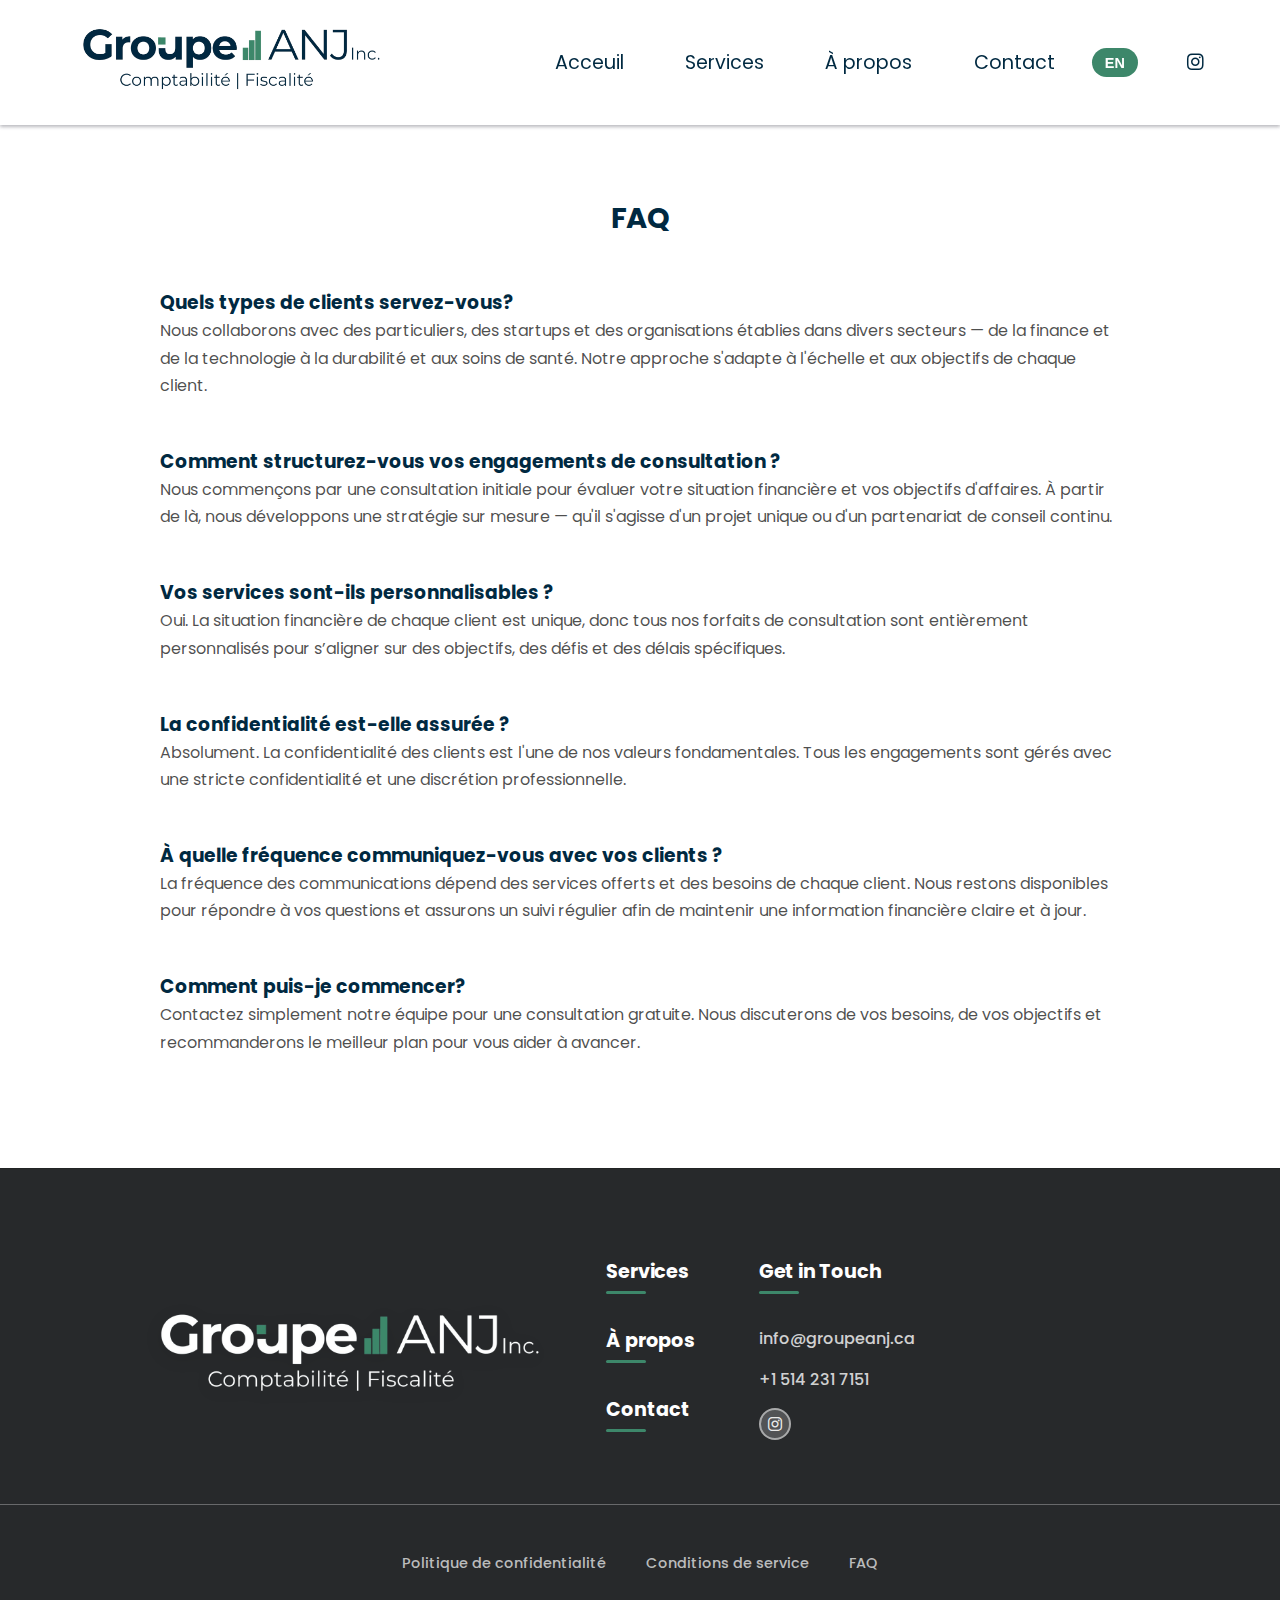
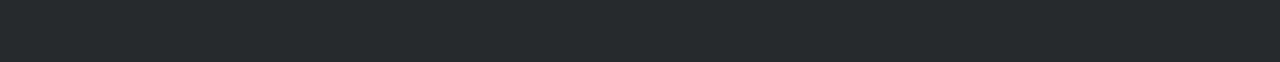
<file: faq.html>
<!DOCTYPE html>
<html lang="fr">
<head>
    <meta charset="UTF-8">
    <meta name="viewport" content="width=device-width, initial-scale=1.0">
    <title>FAQ | Contactez-nous pour des conseils financiers — Groupe ANJ</title>
    <link rel="stylesheet" href="https://cdnjs.cloudflare.com/ajax/libs/font-awesome/6.4.0/css/all.min.css">
    <link rel="stylesheet" type="text/css" href="style.css" />
</head>
<body>
  <nav class="site-nav">
    <div class="logo">
      <a href="index.html">
        <img src="assets/Inv233.png" alt="logo" />
      </a>
    </div>
    <ul>
      <li>
        <a href="index.html#accueil" data-fr="Acceuil" data-en="Home">Acceuil</a>
      </li>
      <li>
        <a href="services.html" data-fr="Services" data-en="Services">Services</a>
      </li>
      <li>
        <a href="apropos.html" data-fr="À propos" data-en="About">À propos</a>
      </li>
      <li>
        <a href="contact.html" data-fr="Contact" data-en="Contact">Contact</a>
      </li>
      <li class="language-switcher">
        <button id="lang-toggle" class="lang-btn">EN</button>
      </li>
      <li>
        <a href="http://instagram.com/groupeanj" target="_blank" class="fa-brands fa-instagram"></a>
      </li>
    </ul>
    <div class="hamburger">
      <span class="line"></span>
      <span class="line"></span>
      <span class="line"></span>
    </div>
  </nav>
  <div class="menubar">
    <ul>
      <li>
        <a href="index.html#accueil" data-fr="Acceuil" data-en="Home">Acceuil</a>
      </li>
      <li>
        <a href="services.html" data-fr="Services" data-en="Services">Services</a>
      </li>
      <li>
        <a href="apropos.html" data-fr="À propos" data-en="About">À propos</a>
      </li>
      <li>
        <a href="contact.html" data-fr="Contact" data-en="Contact">Contact</a>
      </li>
      <li class="language-switcher">
        <button id="lang-toggle-mobile" class="lang-btn">EN</button>
      </li>
      <li>
        <a href="http://instagram.com/groupeanj" target="_blank" class="fa-brands fa-instagram"></a>
      </li>
    </ul>
  </div>
  <div class="sections-wrapper">
 
    <section id="faq-content" class="section">
      <div class="container">
        <div class="privacy-content">
          <div class="privacy-section" style="text-align: center;">
            <h2 data-fr="FAQ" data-en="FAQ">FAQ</h2>
          </div>

          <div class="privacy-section">
            <h3 data-fr="Quels types de clients servez-vous?" data-en="What types of clients do you serve?">Quels types de clients servez-vous?</h3>
            <p data-fr="Nous collaborons avec des particuliers, des startups et des organisations établies dans divers secteurs — de la finance et de la technologie à la durabilité et aux soins de santé. Notre approche s'adapte à l'échelle et aux objectifs de chaque client." data-en="We work with individuals, startups, and established organizations across a wide range of industries—from finance and technology to sustainability and healthcare. Our approach adapts to each client’s scale and objectives.">Nous collaborons avec des particuliers, des startups et des organisations établies dans divers secteurs — de la finance et de la technologie à la durabilité et aux soins de santé. Notre approche s'adapte à l'échelle et aux objectifs de chaque client.</p>
          </div>

          <div class="privacy-section">
            <h3 data-fr="Comment structurez-vous vos engagements de consultation ?" data-en="How do you structure your consulting engagements?">Comment structurez-vous vos engagements de consultation ?</h3>
            <p data-fr="Nous commençons par une consultation initiale pour évaluer votre situation financière et vos objectifs d'affaires. À partir de là, nous développons une stratégie sur mesure — qu'il s'agisse d'un projet unique ou d'un partenariat de conseil continu." data-en="We start with an initial consultation to assess your financial situation and business goals. From there, we develop a tailored strategy—whether it’s a one-time project or an ongoing advisory partnership.">Nous commençons par une consultation initiale pour évaluer votre situation financière et vos objectifs d'affaires. À partir de là, nous développons une stratégie sur mesure — qu'il s'agisse d'un projet unique ou d'un partenariat de conseil continu.</p>
          </div>

          <div class="privacy-section">
            <h3 data-fr="Vos services sont-ils personnalisables ?" data-en="Are your services customizable?">Vos services sont-ils personnalisables ?</h3>
            <p data-fr="Oui. La situation financière de chaque client est unique, donc tous nos forfaits de consultation sont entièrement personnalisés pour s’aligner sur des objectifs, des défis et des délais spécifiques." data-en="Yes. Every client’s financial situation is unique, so all of our consulting packages are fully customized to align with specific goals, challenges, and timelines.">Oui. La situation financière de chaque client est unique, donc tous nos forfaits de consultation sont entièrement personnalisés pour s’aligner sur des objectifs, des défis et des délais spécifiques.</p>
          </div>

          <div class="privacy-section">
            <h3 data-fr="La confidentialité est-elle assurée ?" data-en="Is confidentiality guaranteed?">La confidentialité est-elle assurée ?</h3>
            <p data-fr="Absolument. La confidentialité des clients est l'une de nos valeurs fondamentales. Tous les engagements sont gérés avec une stricte confidentialité et une discrétion professionnelle." data-en="Absolutely. Client confidentiality is one of our core values. All engagements are handled with strict confidentiality and professional discretion.">Absolument. La confidentialité des clients est l'une de nos valeurs fondamentales. Tous les engagements sont gérés avec une stricte confidentialité et une discrétion professionnelle.</p>
          </div>

          <div class="privacy-section">
            <h3 data-fr="À quelle fréquence communiquez-vous avec vos clients ?" data-en="How often do you communicate with your clients?">À quelle fréquence communiquez-vous avec vos clients ?</h3>
            <p data-fr="La fréquence des communications dépend des services offerts et des besoins de chaque client. Nous restons disponibles pour répondre à vos questions et assurons un suivi régulier afin de maintenir une information financière claire et à jour." data-en="Communication frequency depends on the services provided and each client’s needs. We remain available to answer your questions and provide regular follow-ups to keep your financial information clear and up to date.">La fréquence des communications dépend des services offerts et des besoins de chaque client. Nous restons disponibles pour répondre à vos questions et assurons un suivi régulier afin de maintenir une information financière claire et à jour.</p>
          </div>

          <div class="privacy-section">
            <h3 data-fr="Comment puis-je commencer?" data-en="How can I get started?">Comment puis-je commencer?</h3>
            <p data-fr="Contactez simplement notre équipe pour une consultation gratuite. Nous discuterons de vos besoins, de vos objectifs et recommanderons le meilleur plan pour vous aider à avancer." data-en="Simply contact our team for a free consultation. We’ll discuss your needs and goals and recommend the best plan to help you move forward.">Contactez simplement notre équipe pour une consultation gratuite. Nous discuterons de vos besoins, de vos objectifs et recommanderons le meilleur plan pour vous aider à avancer.</p>
          </div>
        </div>
      </div>
    </section>
  </div> 
  
  <!-- Footer -->
  <footer class="site-footer">
    <div class="container footer-grid">
      <div class="footer-logo">
        <a href="index.html">
          <img src="assets/Inv222.png" alt="Groupe ANJ Logo" />
        </a>
      </div>

      <div class="footer-sections">
        <div class="footer-column">
          <a href="services.html">
            <h4 data-fr="Services" data-en="Services">Services</h4>
          </a>
          <a href="apropos.html">
            <h4 data-fr="À propos" data-en="About">À propos</h4>
          </a>
          <a href="contact.html">
            <h4 data-fr="Contact" data-en="Contact">Contact</h4>
          </a>
        </div>
        <div class="footer-column">
          <h4 data-fr="Prendre contact" data-en="Get in Touch">Get in Touch</h4>
          <ul>
            <li>
              <a href="mailto:info@groupeanj.ca">info@groupeanj.ca</a>
            </li>
            <li>
              <a href="tel:5142317151">+1 514 231 7151</a>
            </li>
            <li>
              <a href="http://instagram.com/groupeanj" target="_blank" class="instagram-link">
                <div class="instagram-icon">
                  <i class="fab fa-instagram"></i>
                </div>
              </a>
            </li>
          </ul>
        </div>
      </div>
    </div>
    
    <div class="footer-legal-section">
      <div class="footer-legal-bottom">
        <a href="confidentialite.html" data-fr="Politique de confidentialité" data-en="Privacy Policy">Politique de
          confidentialité</a>
        <a href="conditions.html" data-fr="Conditions de service" data-en="Terms of Service">Conditions de service</a>
        <a href="faq.html" data-fr="FAQ" data-en="FAQ">FAQ</a>
       
      </div>
    </div>
  </footer>

  <script src="script.js"></script>
</body>
</html>
</file>
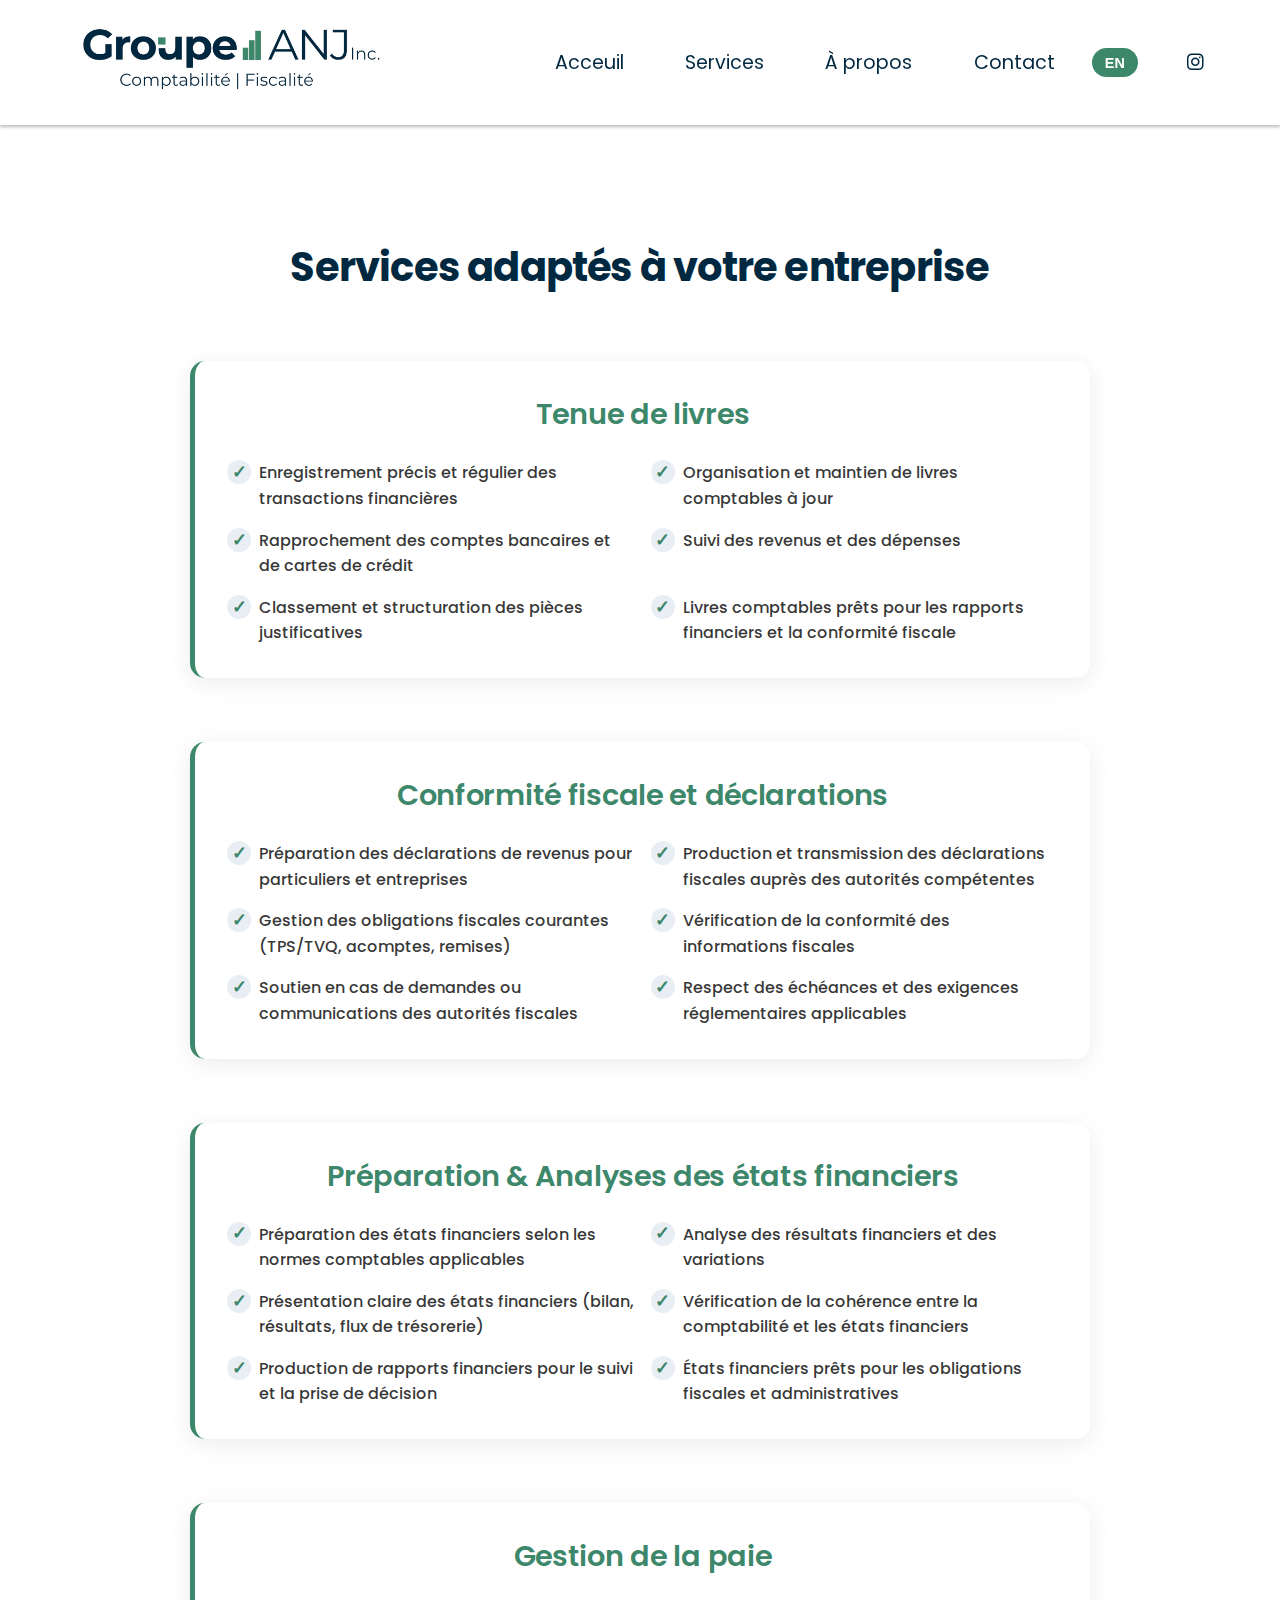
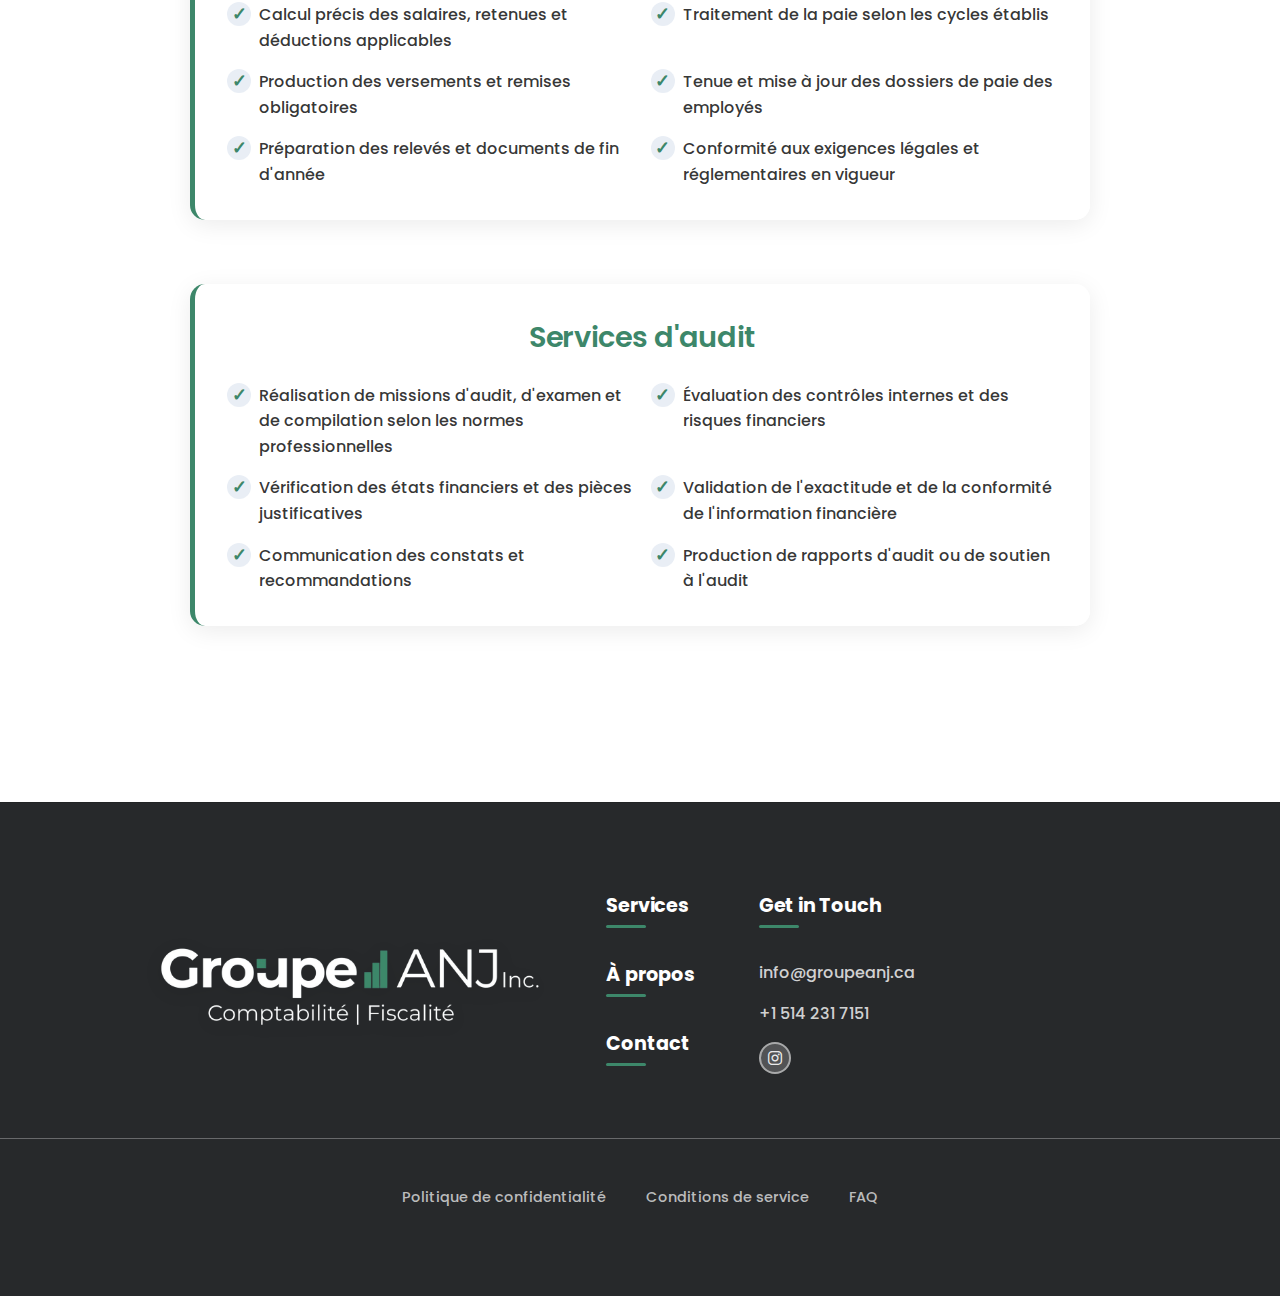
<file: services.html>
<!DOCTYPE html>
<html lang="fr">

<head>
    <meta charset="UTF-8">
    <meta name="viewport" content="width=device-width, initial-scale=1.0">
    <title>Services | Optimisez votre gestion financière dès aujourd'hui — Groupe ANJ</title>
    <link rel="stylesheet" href="https://cdnjs.cloudflare.com/ajax/libs/font-awesome/6.4.0/css/all.min.css">
    <link rel="stylesheet" type="text/css" href="style.css" />
</head>

<body>
  <nav class="site-nav">
    <div class="logo">
      <a href="index.html">
        <img src="assets/Inv233.png" alt="logo" />
      </a>
    </div> 
    <ul>
      <li>
        <a href="index.html#accueil" data-fr="Acceuil" data-en="Home">Acceuil</a>
      </li>
      <li>
        <a href="services.html" data-fr="Services" data-en="Services">Services</a>
      </li>
      <li>
        <a href="apropos.html" data-fr="À propos" data-en="About">À propos</a>
      </li>
      <li>
        <a href="contact.html" data-fr="Contact" data-en="Contact">Contact</a>
      </li>
      <li class="language-switcher">
        <button id="lang-toggle" class="lang-btn">EN</button>
      </li>
      <li>
        <a href="http://instagram.com/groupeanj" target="_blank" class="fa-brands fa-instagram"></a>
      </li>
    </ul>
    <div class="hamburger">
      <span class="line"></span>
      <span class="line"></span>
      <span class="line"></span>
    </div>
  </nav>
  <div class="menubar">
    <ul>
      <li>
        <a href="index.html#accueil" data-fr="Acceuil" data-en="Home">Acceuil</a>
      </li>
      <li>
        <a href="services.html" data-fr="Services" data-en="Services">Services</a>
      </li>
      <li>
        <a href="apropos.html" data-fr="À propos" data-en="About">À propos</a>
      </li>
      <li>
        <a href="contact.html" data-fr="Contact" data-en="Contact">Contact</a>
      </li>
      <li class="language-switcher">
        <button id="lang-toggle-mobile" class="lang-btn">EN</button>
      </li>
      <li>
        <a href="http://instagram.com/groupeanj" target="_blank" class="fa-brands fa-instagram"></a>
      </li>
    </ul>
  </div>
  

    <!-- Services Content Section -->
    <section id="services-content" class="section">
        <div class="container">
            <div class="services-content">
                <h2 data-fr="Services adaptés à votre entreprise" data-en="Services tailored to your business">Services adaptés à votre entreprise</h2>
                
                <div class="service-section">
                    <h3 data-fr="Tenue de livres" data-en="Bookkeeping">Tenue de livres</h3>
                    <ul>
                        <li data-fr="Enregistrement précis et régulier des transactions financières" data-en="Accurate and regular recording of financial transactions">Enregistrement précis et régulier des transactions financières</li>
                        <li data-fr="Organisation et maintien de livres comptables à jour" data-en="Organization and maintenance of up-to-date accounting books">Organisation et maintien de livres comptables à jour</li>
                        <li data-fr="Rapprochement des comptes bancaires et de cartes de crédit" data-en="Reconciliation of bank and credit card accounts">Rapprochement des comptes bancaires et de cartes de crédit</li>
                        <li data-fr="Suivi des revenus et des dépenses" data-en="Tracking of revenues and expenses">Suivi des revenus et des dépenses</li>
                        <li data-fr="Classement et structuration des pièces justificatives" data-en="Classification and structuring of supporting documents">Classement et structuration des pièces justificatives</li>
                        <li data-fr="Livres comptables prêts pour les rapports financiers et la conformité fiscale" data-en="Accounting books ready for financial reports and tax compliance">Livres comptables prêts pour les rapports financiers et la conformité fiscale</li>
                    </ul>
                </div>

                <div class="service-section">
                    <h3 data-fr="Conformité fiscale et déclarations" data-en="Tax Compliance and Returns">Conformité fiscale et déclarations</h3>
                    <ul>
                        <li data-fr="Préparation des déclarations de revenus pour particuliers et entreprises" data-en="Preparation of income tax returns for individuals and businesses">Préparation des déclarations de revenus pour particuliers et entreprises</li>
                        <li data-fr="Production et transmission des déclarations fiscales auprès des autorités compétentes" data-en="Preparation and submission of tax returns to competent authorities">Production et transmission des déclarations fiscales auprès des autorités compétentes</li>
                        <li data-fr="Gestion des obligations fiscales courantes (TPS/TVQ, acomptes, remises)" data-en="Management of current tax obligations (GST/QST, installments, remittances)">Gestion des obligations fiscales courantes (TPS/TVQ, acomptes, remises)</li>
                        <li data-fr="Vérification de la conformité des informations fiscales" data-en="Verification of tax information compliance">Vérification de la conformité des informations fiscales</li>
                        <li data-fr="Soutien en cas de demandes ou communications des autorités fiscales" data-en="Support in case of requests or communications from tax authorities">Soutien en cas de demandes ou communications des autorités fiscales</li>
                        <li data-fr="Respect des échéances et des exigences réglementaires applicables" data-en="Compliance with applicable deadlines and regulatory requirements">Respect des échéances et des exigences réglementaires applicables</li>
                    </ul>
                </div>

                <div class="service-section">
                    <h3 data-fr="Préparation & Analyses des états financiers" data-en="Preparation & Analysis of Financial Statements">Préparation & Analyses des états financiers</h3>
                    <ul>
                        <li data-fr="Préparation des états financiers selon les normes comptables applicables" data-en="Preparation of financial statements according to applicable accounting standards">Préparation des états financiers selon les normes comptables applicables</li>
                        <li data-fr="Analyse des résultats financiers et des variations" data-en="Analysis of financial results and variations">Analyse des résultats financiers et des variations</li>
                        <li data-fr="Présentation claire des états financiers (bilan, résultats, flux de trésorerie)" data-en="Clear presentation of financial statements (balance sheet, income, cash flow)">Présentation claire des états financiers (bilan, résultats, flux de trésorerie)</li>
                        <li data-fr="Vérification de la cohérence entre la comptabilité et les états financiers" data-en="Verification of consistency between accounting and financial statements">Vérification de la cohérence entre la comptabilité et les états financiers</li>
                        <li data-fr="Production de rapports financiers pour le suivi et la prise de décision" data-en="Production of financial reports for monitoring and decision-making">Production de rapports financiers pour le suivi et la prise de décision</li>
                        <li data-fr="États financiers prêts pour les obligations fiscales et administratives" data-en="Financial statements ready for tax and administrative obligations">États financiers prêts pour les obligations fiscales et administratives</li>
                    </ul>
                </div>

                <div class="service-section">
                    <h3 data-fr="Gestion de la paie" data-en="Payroll Management">Gestion de la paie</h3>
                    <ul>
                        <li data-fr="Calcul précis des salaires, retenues et déductions applicables" data-en="Accurate calculation of salaries, withholdings and applicable deductions">Calcul précis des salaires, retenues et déductions applicables</li>
                        <li data-fr="Traitement de la paie selon les cycles établis" data-en="Payroll processing according to established cycles">Traitement de la paie selon les cycles établis</li>
                        <li data-fr="Production des versements et remises obligatoires" data-en="Production of mandatory payments and remittances">Production des versements et remises obligatoires</li>
                        <li data-fr="Tenue et mise à jour des dossiers de paie des employés" data-en="Maintenance and updating of employee payroll files">Tenue et mise à jour des dossiers de paie des employés</li>
                        <li data-fr="Préparation des relevés et documents de fin d'année" data-en="Preparation of year-end slips and documents">Préparation des relevés et documents de fin d'année</li>
                        <li data-fr="Conformité aux exigences légales et réglementaires en vigueur" data-en="Compliance with current legal and regulatory requirements">Conformité aux exigences légales et réglementaires en vigueur</li>
                    </ul>
                </div>

                <div class="service-section">
                    <h3 data-fr="Services d'audit" data-en="Audit Services">Services d'audit</h3>
                    <ul>
                        <li data-fr="Réalisation de missions d'audit, d'examen et de compilation selon les normes professionnelles" data-en="Performance of audit, review and compilation engagements according to professional standards">Réalisation de missions d'audit, d'examen et de compilation selon les normes professionnelles</li>
                        <li data-fr="Évaluation des contrôles internes et des risques financiers" data-en="Evaluation of internal controls and financial risks">Évaluation des contrôles internes et des risques financiers</li>
                        <li data-fr="Vérification des états financiers et des pièces justificatives" data-en="Verification of financial statements and supporting documents">Vérification des états financiers et des pièces justificatives</li>
                        <li data-fr="Validation de l'exactitude et de la conformité de l'information financière" data-en="Validation of the accuracy and compliance of financial information">Validation de l'exactitude et de la conformité de l'information financière</li>
                        <li data-fr="Communication des constats et recommandations" data-en="Communication of findings and recommendations">Communication des constats et recommandations</li>
                        <li data-fr="Production de rapports d'audit ou de soutien à l'audit" data-en="Production of audit reports or audit support">Production de rapports d'audit ou de soutien à l'audit</li>
                    </ul>
                </div>
            </div>
        </div>
    </section>

  <!-- Footer -->
  <footer class="site-footer">
    <div class="container footer-grid">
      <div class="footer-logo">
        <a href="index.html">
          <img src="assets/Inv222.png" alt="Groupe ANJ Logo" />
        </a>
      </div>

      <div class="footer-sections">
        <div class="footer-column">
          <a href="services.html">
            <h4 data-fr="Services" data-en="Services">Services</h4>
          </a>
          <a href="apropos.html">
            <h4 data-fr="À propos" data-en="About">À propos</h4>
          </a>
          <a href="contact.html">
            <h4 data-fr="Contact" data-en="Contact">Contact</h4>
          </a>
        </div>
        <div class="footer-column">
          <h4 data-fr="Prendre contact" data-en="Get in Touch">Get in Touch</h4>
          <ul>
            <li>
              <a href="mailto:info@groupeanj.ca">info@groupeanj.ca</a>
            </li>
            <li>
              <a href="tel:5142317151">+1 514 231 7151</a>
            </li>
            <li>
              <a href="http://instagram.com/groupeanj" target="_blank" class="instagram-link">
                <div class="instagram-icon">
                  <i class="fab fa-instagram"></i>
                </div>
              </a>
            </li>
          </ul>
        </div>
      </div>
    </div>
    
    <div class="footer-legal-section">
      <div class="footer-legal-bottom">
        <a href="confidentialite.html" data-fr="Politique de confidentialité" data-en="Privacy Policy">Politique de
          confidentialité</a>
        <a href="conditions.html" data-fr="Conditions de service" data-en="Terms of Service">Conditions de service</a>
        <a href="faq.html" data-fr="FAQ" data-en="FAQ">FAQ</a>
       
      </div>
    </div>
  </footer>


    <script src="script.js"></script>
</body>

</html>
</file>
<file: style.css>
@import url("https://fonts.googleapis.com/css2?family=Poppins:ital,wght@0,300;0,400;0,500;0,600;0,700;1,300;1,400;1,500;1,600;1,700&display=swap");

/* ================= VARIABLES ================= */

:root {
  --white: #ffffff;
  --black: #002941;
  --Font: #27292B;
  --light: #ffffff;
  --dark: #002941;
  --muted: #666666;
  --border: rgba(0, 0, 0, 0.12);
  --primary: #002941;
  --primary-600: #002941;
  --accent: #3d876a;
  --bg: #ffffff;
  --bg-alt: #000000;
  --radius: 14px;
  --blue: #3d876a;
  --section-white: #e1e1e1;
}

/* ================= BASE ================= */

html {
  font-size: 100%;
  scroll-behavior: smooth;
}

* {
  box-sizing: border-box;
  margin: 0;
  padding: 0;
  -webkit-font-smoothing: antialiased;
  -moz-osx-font-smoothing: grayscale;
}

body {
  margin: 0;
  padding: 0;
  font-family: "Poppins", sans-serif;
  color: var(--dark);
  background: var(--bg);
  overflow-x: hidden;
}

/* ================= NAVBAR ================= */

nav {
  padding: 0.6rem 5%;
  display: flex;
  justify-content: space-between;
  align-items: center;

  background: var(--light);

  box-shadow:
    rgba(50, 50, 93, 0.15) 0 0.1rem 0.3rem,
    rgba(0, 0, 0, 0.2) 0 0.1rem 0.2rem;

  position: sticky;
  top: 0;
  z-index: 10;
}

/* ===== Logo ===== */

nav .logo {
  display: flex;
  align-items: center;
  margin: 1.1rem;
}

nav .logo img {
  height: clamp(2.5rem, 5vw, 4rem);
  width: auto;
}

/* ===== Menu Desktop ===== */

nav ul {
  list-style: none;
  display: flex;
  align-items: center;

  margin: 0;
  padding: 0;
}

nav ul li {
  margin-left: clamp(1rem, 3vw, 4rem);
}

nav ul li a {
  text-decoration: none;
  color: var(--dark);

  font-size: clamp(1rem, 1.5vw, 1.4rem);
  font-weight: 400;

  padding: 0.3em 0.6em;
  border-radius: 0.3rem;

  transition: background 0.3s ease;
}

nav ul li a:hover {
  background: rgba(15, 23, 42, 0.04);
}

/* ================= HAMBURGER ================= */

.hamburger {
  display: none;
  cursor: pointer;
}

.hamburger .line {
  width: 1.6rem;
  height: 0.12rem;

  background: var(--dark);

  display: block;
  margin: 0.35rem auto;

  transition: all 0.3s ease-in-out;
}

/* Animation */

.hamburger-active {
  transform: rotate(45deg);
  transition: 0.3s;
}

.hamburger-active .line:nth-child(2) {
  width: 0;
}

.hamburger-active .line:nth-child(1) {
  transform: translateY(0.5rem);
}

.hamburger-active .line:nth-child(3) {
  transform: translateY(-0.5rem) rotate(90deg);
}

/* ================= MOBILE MENU ================= */

.menubar {
  position: fixed;
  top: 0;
  left: -70%;
  width: 70%;
  height: 100vh;
  padding: 2rem;
  background: var(--light);
  transition: left 0.4s ease;

  opacity: 0;
  visibility: hidden;
  pointer-events: none;

  z-index: 20;
}

.menubar.active {
  left: 0;

  opacity: 1;
  visibility: visible;
  pointer-events: auto;

  box-shadow: rgba(0, 0, 0, 0.2) 0 0 1rem;
}

.menubar ul {
  list-style: none;
  padding: 0;
  margin: 0;
  text-align: center;
}

.menubar ul li {
  margin-bottom: 2rem;
}

.menubar ul li a {
  text-decoration: none;
  color: var(--primary);

  font-size: clamp(1.1rem, 2vw, 1.4rem);

  padding: 0.4em 0.8em;
  border-radius: 0.4rem;

  transition: background 0.3s;
}

.menubar ul li a:hover {
  background: rgba(15, 23, 42, 0.04);
}

/* ================= LANGUAGE SWITCHER ================= */

.language-switcher {
  margin-left: clamp(1rem, 2vw, 2rem);
}

.lang-btn {
  background: var(--blue);
  color: #ffffff;
  border: none;
  border-radius: 20px;
  padding: 0.4rem 0.8rem;
  font-size: 0.9rem;
  font-weight: 600;
  cursor: pointer;
  transition: all 0.3s ease;
  min-width: 45px;
}

.lang-btn:hover {
  background: #1a8f47;
  transform: translateY(-1px);
}

.lang-btn:active {
  transform: translateY(0);
}

/* ================= RESPONSIVE ================= */

@media (max-width: 790px) {
  nav ul {
    display: none;
  }

  .hamburger {
    display: block;
  }
}

/* ================= LAYOUT HELPERS ================= */

.container {
  width: 75%;
  max-width: 1120px;
  margin-inline: auto;
}

.sections-wrapper {
  padding-top: 0.5rem;
}

/* ================= U-SHAPED SECTION SEPARATORS ================= */

.u-bottom {
  position: relative;
  overflow: hidden;
  --u-size: clamp(80px, 10vw, 140px);
  padding-bottom: calc(var(--u-size) + 2rem);
  margin-bottom: calc(var(--u-size) * -1);
}

.u-bottom::after {
  content: "";
  position: absolute;
  left: 50%;
  transform: translateX(-50%);
  bottom: -1px;
  width: 140%;
  height: var(--u-size);
  background: var(--u-next-bg, var(--bg));
  border-top-left-radius: 9999px;
  border-top-right-radius: 9999px;
  box-shadow: 0 -14px 30px rgba(15, 23, 42, 0.06);
  z-index: 0;
}

.u-bottom > * {
  position: relative;
  z-index: 1;
}

.u-next-white {
  --u-next-bg: var(--bg);
}

.u-next-alt {
  --u-next-bg: var(--bg-alt);
}

/* ================= U-SHAPED SECTION SEPARATORS ================= */

.u-curve {
  position: relative;
  padding-bottom: calc(var(--u-size) + 2rem);
  overflow: hidden;
}

.u-divider {
  position: absolute;
  left: 0;
  right: 0;
  bottom: -1px;
  height: var(--u-size);
  pointer-events: none;
  z-index: 0;
}

.u-divider svg {
  display: block;
  width: 100%;
  height: 100%;
}

.u-divider path {
  fill: var(--bg);
}

.u-curve > .container {
  position: relative;
  z-index: 1;
}

/* ================= BUTTONS ================= */

.btn {
  display: inline-flex;
  align-items: center;
  justify-content: center;
  gap: 0.5rem;
  text-decoration: none;
  font-weight: 600;
  border-radius: 999px;
  padding: 0.9rem 1.2rem;
  transition: all 0.3s ease;
  border: 2px solid var(--blue);
  background: #ffffff;
  color: var(--blue);
  cursor: pointer;
  user-select: none;
}

.btn:hover {
  background: var(--blue);
  color: #ffffff;
  transform: translateY(-2px);
  box-shadow: 0 4px 12px rgba(44, 90, 160, 0.3);
}

.btn-primary {
  background: #ffffff;
  color: var(--blue);
  border: 2px solid var(--blue);
}

.btn-primary:hover {
  background: var(--blue);
  color: #ffffff;
}

.btn-secondary {
  background: #ffffff;
  color: var(--blue);
  border: 2px solid var(--blue);
}

.btn-secondary:hover {
  background: var(--blue);
  color: #ffffff;
}

.btn-ghost {
  background: #ffffff;
  color: var(--blue);
  border: 2px solid var(--blue);
}

.btn-ghost:hover {
  background: var(--blue);
  color: #ffffff;
}

/* ================= SECTION ================= */
/* RESET */
* {
    margin: 0;
    padding: 0;
    box-sizing: border-box;
}

body {
    font-family: "Poppins", sans-serif;
}

/* BASE SECTIONS */
.section {
    position: relative;
    padding: clamp(2.5rem, 5vw, 4rem) 0;
}

.section h1,
.section h2 {
    letter-spacing: -0.02em;
}

.section p {
    color: var(--muted);
    line-height: 1.75;
}

/* INTRODUCTION */
.introduction {
    background: var(--black);
    text-align: center;
    padding-top: clamp(2rem, 6vw, 4rem);
    padding-bottom: clamp(2rem, 5vw, 3rem);
    --u-fill: var(--white);
    position: relative;
    overflow: hidden;
    min-height: 80vh;
    display: flex;
    align-items: center;
    justify-content: center;
}

.introduction::before {
    content: "";
    position: absolute;
    inset: 0;
    background: url("assets/introduction.jpeg");
    background-size: cover;
    background-position: center;
    background-attachment: fixed;
    background-repeat: no-repeat;
    z-index: 0;
}

.introduction::after {
    content: "";
    position: absolute;
    inset: 0;
    background: 
        linear-gradient(180deg, rgba(15, 32, 41, 0.3) 0%, transparent 30%),
        linear-gradient(0deg, rgba(15, 32, 41, 0.2) 0%, transparent 30%);
    z-index: 1;
    pointer-events: none;
}

.intro-content {
    position: relative;
    z-index: 2;
    max-width: 800px;
    margin: 0 auto;
}


.intro-content h1 {
    font-size: clamp(2rem, 4vw, 3rem);
    font-weight: 700;
    margin-bottom: 1rem;
    letter-spacing: -0.03em;
    color: var(--white);
    text-shadow: 0 4px 12px rgba(0, 0, 0, 0.5);
    line-height: 1.1;
}

.intro-content h3 {
    font-size: clamp(1rem, 2vw, 1.25rem);
    font-weight: 400;
    color: rgba(255, 255, 255, 0.9);
    letter-spacing: 0.02em;
    text-shadow: 0 2px 6px rgba(0, 0, 0, 0.5);
    line-height: 1.5;
}

.intro-content::before {
    content: "";
    display: block;
    width: 80px;
    height: 4px;
    background: linear-gradient(90deg, transparent, #64b5f6, transparent);
    margin: 0 auto 2rem;
    border-radius: 2px;
}

/* ABOUT */
.section.about {
    background: var(--bg);
    padding-top: clamp(5rem, 8vw, 7rem);
    display: flex;
    align-items: center;
    justify-content: center;
}

.about-grid {
    display: grid;
    grid-template-columns: 1fr 1fr;
    align-items: center;
    gap: clamp(3rem, 5vw, 4rem);
}

.about-text h2 {
    font-size: clamp(1.5rem, 2.5vw, 2rem);
    margin-bottom: 1rem;
    letter-spacing: -0.02em;
    color: var(--black);
}

.about-text {
    font-size: 1.05rem;
    line-height: 1.8;
    color: rgba(0, 0, 0, 0.68);
    text-align: center;
    margin-bottom: 2rem;
}

.about-text .btn {
    margin-top: 2rem;
}

.about-media img {
    width: clamp(200px, 25vw, 400px);
    height: clamp(200px, 25vw, 400px);
    border-radius: 50%;
    border: 1px solid var(--border);
    box-shadow: 0 18px 48px rgba(0, 0, 0, 0.14);
    object-fit: cover;
    object-position: center;
}

.about-media {
    display: flex;
    justify-content: center;
    align-items: center;
}

/* SERVICES */
.services {
    background: red;
    padding-top: clamp(5rem, 8vw, 7rem);
    padding-bottom: clamp(5rem, 7vw, 6rem);
    --u-fill: red;
}

.services .section-head h2 {
    color: var(--white);
    font-size: clamp(2rem, 3vw, 2.5rem);
    text-align: center;
    padding-bottom: 2rem;
    
}

.services-grid {
    display: grid;
    grid-template-columns: repeat(3, 1fr);
    gap: 1.5rem;
    max-width: 1000px;
    margin: 0 auto;
}

.service-card {
    background: rgba(255, 255, 255, 0.1);
    border: 1px solid rgba(255, 255, 255, 0.2);
    border-radius: 16px;
    padding: 2rem 1.5rem;
    min-height: 180px;
    width: 100%;
    display: flex;
    flex-direction: column;
    align-items: center;
    justify-content: center;
    text-align: center;
    transition: all 0.3s ease;
    backdrop-filter: blur(10px);
}

.service-card h4 {
    font-size: 1.1rem;
    font-weight: 600;
    color: var(--white);
    margin: 0;
    margin-bottom: 1rem;
    text-align: center;
}

.service-icon img {
    width: 100%;
    height: 100%;
    object-fit: cover;
    border-radius: 0;
}

.service-link:hover {
    background: rgba(255, 255, 255, 0.2);
    border-color: rgba(255, 255, 255, 0.5);
    transform: translateY(-2px);
}

.section-cta {
    display: flex;
    justify-content: center;
    align-items: center;
    margin-top: 3.5rem;
}

.services-grid .section-cta {
    grid-column: 2;
    margin-top: 0;
}

.service-card:hover {
    transform: translateY(-8px);
    background: rgba(255, 255, 255, 0.15);
    border-color: rgba(255, 255, 255, 0.3);
    box-shadow: 0 20px 40px rgba(0, 0, 0, 0.3);
}

.service-link {
    color: var(--white);
    text-decoration: none;
    font-size: 0.9rem;
    font-weight: 500;
    padding: 0.5rem 1rem;
    border: 1px solid rgba(255, 255, 255, 0.3);
    border-radius: 20px;
    transition: all 0.3s ease;
    display: inline-block;
    margin-top: auto;
}

.service-icon i {
    font-size: clamp(2.5rem, 4vw, 3.5rem);
    color: var(--white);
    transition: all 0.3s ease;
    opacity: 0.9;
}

/* CONTACT */
.contact {
    background: var(--bg);
    padding-top: clamp(3.5rem, 7vw, 6rem);
    padding-bottom: clamp(3.5rem, 7vw, 6rem);
    --u-fill: var(--dark);
}

.contact-grid {
    display: grid;
    grid-template-columns: 1fr 1fr;
    gap: 3rem;
    align-items: center;
}

.contact-text {
    text-align: left;
    display: flex;
    flex-direction: column;
    justify-content: center;
    align-items: flex-start;
    order: unset;
}

.contact-text h2 {
    font-size: clamp(2.5rem, 4vw, 3.5rem);
    font-weight: 600;
    margin-bottom: 1.5rem;
    letter-spacing: -0.02em;
    color: var(--black);
    text-align: left;
}

.contact-text p {
    color: rgba(0, 0, 0, 0.8);
    line-height: 1.8;
    font-size: 1.2rem;
    max-width: 600px;
    margin: 0 0 2rem 0;
    text-align: left;
}


.contact-email {
    display: inline-block;
    margin-top: 1.5rem;
    color: var(--black);
    text-decoration: underline;
    text-decoration-thickness: 1px;
    text-underline-offset: 4px;
    font-weight: 600;
}

.contact-form-wrapper {
    background: transparent;
    border: none;
    border-radius: 0;
    padding: 2rem;
    box-shadow: none;
    max-width: 100%;
    margin: 0 auto;
    width: 100%;
}

.contact-form {
    display: flex;
    flex-direction: column;
    gap: 1.5rem;
    width: 100%;
}

.contact-form .form-item.fields {
    display: grid;
    grid-template-columns: 1fr 1fr;
    gap: 1rem;
}

.contact-form .form-item.fields.name {
    grid-template-columns: 1fr 1fr;
    gap: 1rem;
}

.contact-form input,
.contact-form textarea {
    width: 100%;
    padding: 0.75rem 0;
    font-size: 0.95rem;
    color: var(--black);
    border: none;
    border-bottom: 2px solid rgba(0, 0, 0, 0.2);
    outline: none;
    background: transparent;
    transition: border-color 0.3s ease;
}


.contact-form input:focus,
.contact-form textarea:focus {
    border-bottom-color: var(--blue);
}

.contact-form label {
    display: block;
    font-size: 0.9rem;
    color: rgba(0, 0, 0, 0.6);
    margin-bottom: 0.5rem;
    font-weight: 500;
}

.contact-form textarea {
    resize: vertical;
    min-height: 120px;
}

.form-button-wrapper {
    display: flex;
    justify-content: center;
    margin-top: 0.8rem;
}

.contact-submit {
    width: 100%;
    height: 50px;
    border-radius: 8px;
    border: 2px solid var(--blue);
    background: #ffffff;
    color: var(--blue);
    font-weight: 600;
    font-size: 1rem;
    letter-spacing: 0.06em;
    cursor: pointer;
    transition: all 0.3s ease;
    box-shadow: 0 2px 8px rgba(44, 90, 160, 0.15);
}

.contact-submit:hover {
    background: var(--blue);
    color: #ffffff;
    transform: translateY(-1px);
    box-shadow: 0 4px 15px rgba(44, 90, 160, 0.25);
}

.contact-submit:active {
    transform: translateY(1px);
}

/* ================= PAGE HERO SECTIONS ================= */

.page-hero {
    background: linear-gradient(135deg, #2c5aa0 0%, #1e3a6f 100%);
    padding: clamp(2rem, 5vw, 3rem) 0;
    position: relative;
    overflow: hidden;
}

.page-hero::before {
    content: '';
    position: absolute;
    top: 0;
    left: 0;
    right: 0;
    bottom: 0;
    background: url('data:image/svg+xml,<svg xmlns="http://www.w3.org/2000/svg" viewBox="0 0 100 100"><circle cx="20" cy="20" r="2" fill="rgba(255,255,255,0.1)"/><circle cx="80" cy="40" r="1.5" fill="rgba(255,255,255,0.08)"/><circle cx="40" cy="80" r="1" fill="rgba(255,255,255,0.12)"/><circle cx="70" cy="70" r="2.5" fill="rgba(255,255,255,0.06)"/></svg>');
    background-size: 200px 200px;
    animation: float 20s ease-in-out infinite;
}

@keyframes float {
    0%, 100% { transform: translate(0, 0) rotate(0deg); }
    33% { transform: translate(10px, -10px) rotate(1deg); }
    66% { transform: translate(-5px, 5px) rotate(-1deg); }
}

.page-hero-content {
    text-align: center;
    position: relative;
    z-index: 1;
}

.page-hero h1 {
    font-size: clamp(2rem, 4vw, 3rem);
    font-weight: 800;
    color: #ffffff;
    margin-bottom: 1rem;
    letter-spacing: -0.02em;
    text-shadow: 0 2px 4px rgba(0, 0, 0, 0.1);
}

.page-hero-subtitle,
.section-title {
    display: inline-block;
    padding: 0.5rem 1.5rem;
    border-radius: 50px;
    backdrop-filter: blur(10px);
    -webkit-backdrop-filter: blur(10px);
}


.page-hero-subtitle span {
    color: rgba(255, 255, 255, 0.9);
    font-size: 1rem;
    font-weight: 500;
    letter-spacing: 0.05em;
}

/* ================= MOBILE RESPONSIVE ================= */

@media (max-width: 768px) {
    /* Navigation */
    nav {
        padding: 0.8rem 3%;
    }
    
    nav .logo img {
        height: clamp(2rem, 6vw, 3rem);
    }
    
    nav ul li {
        margin-left: clamp(0.5rem, 2vw, 1.5rem);
    }
    
    nav ul li a {
        font-size: clamp(0.9rem, 2.5vw, 1.1rem);
        padding: 0.2em 0.4em;
    }
    
    .hamburger {
        display: block;
    }
    
    /* Hero Sections */
    .page-hero {
        padding: clamp(1.5rem, 8vw, 2.5rem) 0;
    }
    
    .page-hero h1 {
        font-size: clamp(1.5rem, 5vw, 2.5rem);
        margin-bottom: 0.8rem;
    }
    
    .page-hero-subtitle {
        padding: 0.4rem 1.2rem;
    }
    
    .page-hero-subtitle span {
        font-size: 0.9rem;
    }

    .introduction {
        min-height: 65vh;
    }

    .introduction::before {
        background-attachment: scroll;
        background-position: center;
    }
    
    /* Services Grid */
    .services-grid {
        grid-template-columns: 1fr;
        gap: 1.5rem;
        margin: 2rem 0;
    }
    
    .service-card {
        padding: 1.5rem;
    }
    
    .service-card .service-icon {
        width: 60px;
        height: 60px;
        margin-bottom: 1rem;
    }
    
    .service-card .service-icon i {
        font-size: 1.5rem;
    }
    
    .service-card h3 {
        font-size: 1.1rem;
        margin-bottom: 0.8rem;
    }
    
    .service-card p {
        font-size: 0.9rem;
        margin-bottom: 1rem;
    }
    
    .service-card .service-features {
        margin: 1rem 0;
    }
    
    .service-card .service-features li {
        font-size: 0.85rem;
        margin-bottom: 0.4rem;
    }
    
    .service-card .btn {
        margin-top: 1rem;
        font-size: 0.9rem;
        padding: 0.6rem 1.2rem;
        min-width: 120px;
    }
    
    /* Service Detail Sections */
    .service-detail {
        padding: clamp(2rem, 6vw, 3rem) 0;
    }
    
    .service-detail-grid {
        grid-template-columns: 1fr;
        gap: 2rem;
    }
    
    .service-detail-reverse {
        grid-template-columns: 1fr;
    }
    
    .service-detail-text h2 {
        font-size: clamp(1.5rem, 5vw, 2rem);
        margin-bottom: 1rem;
    }
    
    .service-detail-text p {
        font-size: 0.95rem;
        line-height: 1.6;
        margin-bottom: 1.5rem;
    }
    
    .service-detail-text .service-features {
        margin-bottom: 1.5rem;
    }
    
    .service-detail-text .service-features li {
        font-size: 0.9rem;
        margin-bottom: 0.6rem;
        padding-left: 1.5rem;
    }
    
    .service-detail-text .btn {
        font-size: 0.9rem;
        padding: 0.8rem 1.5rem;
    }
    
    .service-detail-image {
        text-align: center;
    }
    
    .service-detail-image img {
        width: 100%;
        max-width: 400px;
        height: auto;
        border-radius: 12px;
    }
    
    .service-icon-large {
        text-align: center;
        margin-bottom: 1.5rem;
    }
    
    .service-icon-large i {
        font-size: 3rem;
        color: var(--blue);
    }
    
    /* About Page */
    .about-text h2 {
        font-size: clamp(1.5rem, 5vw, 2rem);
        margin-bottom: 1rem;
    }
    
    .about-text p {
        font-size: 0.95rem;
        line-height: 1.6;
        margin-bottom: 1.5rem;
    }
    
    .about-media {
        text-align: center;
        margin-top: 2rem;
    }
    
    .about-media img {
        width: 100%;
        max-width: 350px;
        height: auto;
        border-radius: 12px;
    }
    
    /* Pillars Grid */
    .pillars-grid {
        grid-template-columns: 1fr;
        gap: 1.5rem;
    }
    
    .pillar-card {
        padding: 1.5rem;
        text-align: center;
    }
    
    .pillar-icon {
        margin-bottom: 1rem;
    }
    
    .pillar-icon i {
        font-size: 2.5rem;
    }
    
    .pillar-card h3 {
        font-size: 1.2rem;
        margin-bottom: 0.8rem;
    }
    
    .pillar-card p {
        font-size: 0.9rem;
        line-height: 1.5;
    }
    
    /* CTA Section */
    .cta-content h2 {
        font-size: clamp(1.5rem, 5vw, 2rem);
        margin-bottom: 1rem;
    }
    
    .cta-content p {
        font-size: 0.95rem;
        margin-bottom: 1.5rem;
    }
    
    .cta-buttons {
        flex-direction: column;
        gap: 1rem;
        align-items: center;
    }
    
    .cta-buttons .btn {
        width: 100%;
        max-width: 250px;
        font-size: 0.9rem;
    }
    
    /* Contact Page */
    .contact-text h2 {
        font-size: clamp(1.5rem, 5vw, 2rem);
        margin-bottom: 1rem;
    }
    
    .contact-text p {
        font-size: 0.95rem;
        margin-bottom: 1.5rem;
    }
    
    .contact-form {
        max-width: 100%;
    }
    
    .form-grid {
        grid-template-columns: 1fr;
        gap: 1rem;
    }
    
    .form-group label {
        font-size: 0.9rem;
        margin-bottom: 0.5rem;
    }
    
    .form-group input,
    .form-group select,
    .form-group textarea {
        font-size: 0.9rem;
        padding: 0.8rem;
    }
    
    .contact-submit {
        width: 100%;
        font-size: 0.9rem;
        padding: 0.8rem;
    }
    
    .contact-info-grid {
        grid-template-columns: 1fr;
        gap: 1rem;
    }
    
    .contact-info-card {
        padding: 1.5rem;
        text-align: center;
    }
    
    .contact-info-card i {
        font-size: 2rem;
        margin-bottom: 1rem;
    }
    
    .contact-info-card h3 {
        font-size: 1.1rem;
        margin-bottom: 0.5rem;
    }
    
    .contact-info-card p {
        font-size: 0.9rem;
    }
    
    /* FAQ Page */
    .faq-container {
        max-width: 100%;
    }
    
    .faq-category h2 {
        font-size: clamp(1.5rem, 5vw, 2rem);
        margin-bottom: 1.5rem;
    }
    
    .faq-item {
        margin-bottom: 1rem;
    }
    
    .faq-question {
        padding: 1rem;
        font-size: 0.95rem;
    }
    
    .faq-answer {
        padding: 1rem;
        font-size: 0.9rem;
    }
    
    /* Privacy & Terms Pages */
    .privacy-container,
    .terms-container {
        max-width: 100%;
    }
    
    .privacy-section h2,
    .terms-section h2 {
        font-size: clamp(1.5rem, 5vw, 2rem);
        margin-bottom: 1rem;
    }
    
    .privacy-section h3,
    .terms-section h3 {
        font-size: 1.2rem;
        margin-bottom: 0.8rem;
    }
    
    .privacy-section p,
    .terms-section p {
        font-size: 0.95rem;
        line-height: 1.6;
        margin-bottom: 1rem;
    }
    
    .privacy-section ul,
    .terms-section ul {
        margin-bottom: 1rem;
    }
    
    .privacy-section li,
    .terms-section li {
        font-size: 0.9rem;
        margin-bottom: 0.5rem;
        padding-left: 1.5rem;
    }
    
    /* Footer */
    .footer-grid {
        flex-direction: column;
        align-items: center;
        justify-content: center;
        gap: 2rem;
        text-align: center;
    }

    .footer-logo {
        align-items: center;
    }
    
    .footer-logo img {
        height: clamp(2rem, 6vw, 3rem);
    }
    
    .footer-sections {
        flex-direction: column;
        align-items: center;
        justify-content: center;
        gap: 1.5rem;
    }

    .footer-column {
        align-items: center;
        text-align: center;
    }

    .footer-column h4::after {
        left: 50%;
        transform: translateX(-50%);
    }

    .footer-column ul li a::before {
        left: 50%;
        transform: translateX(-50%);
    }

    .footer-column ul li a:hover {
        transform: none;
    }
    
    .footer-column h4 {
        font-size: 1.1rem;
        margin-bottom: 1rem;
    }
    
    .footer-column ul {
        gap: 0.5rem;
    }
    
    .footer-column a {
        font-size: 0.9rem;
    }
    
    .footer-bottom {
        flex-direction: column;
        gap: 1rem;
        text-align: center;
    }
    
    .footer-legal {
        flex-direction: column;
        gap: 0.5rem;
    }
    
    .footer-legal a {
        font-size: 0.85rem;
    }
    
    .footer-social a {
        font-size: 1.5rem;
    }

    .footer-legal-section {
        padding: 1.5rem;
    }

    .footer-legal-bottom {
        flex-direction: column;
        gap: 1rem;
        align-items: center;
        justify-content: center;
        text-align: center;
    }

    .footer-legal-bottom a::before {
        left: 50%;
        transform: translateX(-50%);
    }
    
    /* Mobile Menu */
    .menubar {
        width: 80%;
        left: -80%;
    }
    
    .menubar ul li {
        margin-bottom: 1.5rem;
    }
    
    .menubar ul li a {
        font-size: clamp(1rem, 3vw, 1.2rem);
        padding: 0.6rem 1rem;
    }
    
    /* Language Switcher */
    .lang-btn {
        font-size: 0.8rem;
        padding: 0.4rem 0.8rem;
    }
    
    /* General Typography */
    .container {
        padding: 0 1rem;
    }
    
    .section {
        padding: clamp(2rem, 6vw, 3rem) 0;
    }
    
    h1 {
        font-size: clamp(1.8rem, 6vw, 2.8rem);
    }
    
    h2 {
        font-size: clamp(1.5rem, 5vw, 2.2rem);
        
    }
    
    h3 {
        font-size: clamp(1.2rem, 4vw, 1.6rem);
    }
    
    p {
        font-size: 0.95rem;
        line-height: 1.6;
    }
    
    /* Buttons */
    .btn {
        font-size: 0.9rem;
        padding: 0.8rem 1.5rem;
    }
    
    .btn-primary {
        font-size: 0.9rem;
        padding: 0.8rem 1.5rem;
    }
}

/* Extra Small Screens */
@media (max-width: 480px) {
    .container {
        padding: 0 0.8rem;
    }
    
    .service-card {
        padding: 1.2rem;
    }
    
    .service-card .service-icon {
        width: 50px;
        height: 50px;
    }
    
    .service-card .service-icon i {
        font-size: 1.3rem;
    }
    
    .service-card h3 {
        font-size: 1rem;
    }
    
    .service-card p {
        font-size: 0.85rem;
    }
    
    .service-card .service-features li {
        font-size: 0.8rem;
    }
    
    .page-hero {
        padding: clamp(1rem, 10vw, 2rem) 0;
    }
    
    .page-hero h1 {
        font-size: clamp(1.3rem, 6vw, 2rem);
    }
    
    .page-hero-subtitle {
        padding: 0.3rem 1rem;
    }
    
    .page-hero-subtitle span {
        font-size: 0.8rem;
    }
}

/* ================= SERVICES GRID ================= */

.services-grid {
    display: grid;
    grid-template-columns: repeat(auto-fit, minmax(250px, 1fr));
    gap: 2rem;
    margin: 3rem 0;
    max-width: 1200px;
}

/* 5-service layout for desktop */
@media (min-width: 1025px) {
    .services .services-grid {
        grid-template-columns: repeat(5, 1fr);
        gap: 1.5rem;
        margin: 0 auto 3rem;
        max-width: 1400px;
    }
}

/* Tablet layout */
@media (min-width: 769px) and (max-width: 1024px) {
    .services .services-grid {
        grid-template-columns: repeat(3, 1fr);
        gap: 1.5rem;
        margin: 0 auto 2rem;
    }
}

/* Mobile layout */
@media (max-width: 768px) {
    .services .services-grid {
        grid-template-columns: 1fr;
        gap: 1.5rem;
        margin: 0 auto 2rem;
    }
}

/* Services Section CTA Button */
.services .section-cta {
    text-align: center;
    margin-top: 2rem;
}

.services .section-cta .btn {
    font-size: 1rem;
    padding: 1rem 2.5rem;
    border-radius: 8px;
    min-width: 220px;
    background: transparent;
    color: var(--white);
    border: 2px solid var(--white);
    font-weight: 500;
    transition: all 0.3s ease;
    display: inline-block;
    text-decoration: none;
}

.services .section-cta .btn:hover {
    background: var(--white);
    color: var(--blue);
    transform: translateY(-2px);
    box-shadow: 0 8px 25px rgba(44, 90, 160, 0.3);
}

/* Responsive button adjustments */
@media (max-width: 768px) {
    .services .section-cta .btn {
        font-size: 0.9rem;
        padding: 0.8rem 2rem;
        min-width: 180px;
    }
}

@media (max-width: 480px) {
    .services .section-cta .btn {
        font-size: 0.85rem;
        padding: 0.7rem 1.5rem;
        min-width: 160px;
    }
}

.service-card {
    background: rgba(255, 255, 255, 0.9);
    border: 1px solid rgba(0, 0, 0, 0.1);
    border-radius: 12px;
    padding: 2.5rem;
    text-align: center;
    transition: transform 0.3s ease, box-shadow 0.3s ease;
    position: relative;
    overflow: hidden;
}

.service-card::before {
    content: '';
    position: absolute;
    top: 0;
    left: 0;
    right: 0;
    height: 4px;
    background: var(--blue);
    transform: scaleX(0);
    transition: transform 0.3s ease;
}

.service-card:hover::before {
    transform: scaleX(1);
}

.service-card:hover {
    transform: translateY(-8px);
    box-shadow: 0 20px 40px rgba(0, 0, 0, 0.15);
}

.service-card .service-icon {
    width: 80px;
    height: 80px;
    margin: 0 auto 1.5rem;
    display: flex;
    align-items: center;
    justify-content: center;
    background: linear-gradient(135deg, var(--blue), #1e3a6f);
    border-radius: 50%;
    transition: transform 0.3s ease;
}

.service-card:hover .service-icon {
    transform: scale(1.1);
}

.service-card .service-icon i {
    font-size: 2rem;
    color: #ffffff;
}

.service-card h3 {
    font-size: 1.3rem;
    font-weight: 700;
    color: var(--black);
    margin-bottom: 1rem;
}

.service-card p {
    color: rgba(0, 0, 0, 0.7);
    line-height: 1.6;
    margin-bottom: 1.5rem;
    font-size: 0.95rem;
}

.service-card .service-features {
    list-style: none;
    padding: 0;
    margin: 1.5rem 0;
}

.service-card .service-features li {
    color: rgba(0, 0, 0, 0.6);
    font-size: 0.9rem;
    margin-bottom: 0.5rem;
    position: relative;
    padding-left: 1.5rem;
}

.service-card .service-features li::before {
    content: '•';
    position: absolute;
    left: 0;
    color: var(--blue);
    font-weight: bold;
}

.service-card .btn {
    margin-top: 1.5rem;
    min-width: 140px;
}

/* Responsive for services grid */
@media (max-width: 768px) {
    .services-grid {
        grid-template-columns: 1fr;
        gap: 1.5rem;
    }
    
    .service-card {
        padding: 2rem;
    }
    
    .service-card .service-icon {
        width: 60px;
        height: 60px;
    }
    
    .service-card .service-icon i {
        font-size: 1.5rem;
    }
    
    .service-card h3 {
        font-size: 1.1rem;
    }
}

/* ================= SERVICE DETAIL PAGE ================= */

.service-detail {
    background: red;
    padding-top: clamp(4rem, 6vw, 6rem);
    padding-bottom: clamp(4rem, 6vw, 6rem);
}

.service-detail.u-curve {
    background: var(--section-white);
}

.service-detail-grid {
    display: grid;
    grid-template-columns: 1fr 1fr;
    align-items: center;
    gap: clamp(3rem, 5vw, 4rem);
}

.service-detail-reverse {
    direction: rtl;
}

.service-detail-reverse .service-detail-text {
    direction: ltr;
}

.service-detail-text {
    display: flex;
    flex-direction: column;
    gap: 1.5rem;
}

.service-icon-large {
    display: flex;
    align-items: center;
    justify-content: center;
    width: 80px;
    height: 80px;
    background: var(--blue);
    border-radius: 50%;
    margin-bottom: 1rem;
}

.service-icon-large i {
    font-size: 2rem;
    color: #ffffff;
}

.service-detail-text h2 {
    font-size: clamp(1.8rem, 3vw, 2.5rem);
    font-weight: 700;
    color: var(--black);
    margin-bottom: 1rem;
    letter-spacing: -0.02em;
}

.service-detail-text p {
    font-size: 1.1rem;
    line-height: 1.7;
    color: rgba(0, 0, 0, 0.7);
    margin-bottom: 1.5rem;
}

.service-features {
    list-style: none;
    padding: 0;
    margin: 0;
}

.service-features li {
    position: relative;
    padding-left: 1.5rem;
    margin-bottom: 0.8rem;
    font-size: 1rem;
    color: rgba(0, 0, 0, 0.8);
}

.service-features li::before {
    content: '✓';
    position: absolute;
    left: 0;
    color: var(--blue);
    font-weight: bold;
}

.service-detail-image {
    display: flex;
    justify-content: center;
    align-items: center;
}

.service-detail-image img {
    width: 100%;
    max-width: 500px;
    height: auto;
    border-radius: 12px;
    box-shadow: 0 20px 40px rgba(0, 0, 0, 0.1);
    object-fit: cover;
}

/* Active navigation state */
.site-nav a.active {
    color: var(--blue);
    font-weight: 600;
}

/* Responsive for service detail page */
@media (max-width: 992px) {
    .service-detail-grid {
        grid-template-columns: 1fr;
        gap: 2rem;
    }
    
    .service-detail-reverse {
        direction: ltr;
    }
    
    .service-detail-image {
        order: -1;
    }
    
    .service-detail-image img {
        max-width: 400px;
    }
}

@media (max-width: 768px) {
    .service-detail {
        padding-top: clamp(3rem, 5vw, 4rem);
        padding-bottom: clamp(3rem, 5vw, 4rem);
    }
    
    .service-detail-text h2 {
        font-size: clamp(1.5rem, 4vw, 2rem);
    }
    
    .service-detail-text p {
        font-size: 1rem;
    }
    
    .service-icon-large {
        width: 60px;
        height: 60px;
    }
    
    .service-icon-large i {
        font-size: 1.5rem;
    }
    
    .service-detail-image img {
        max-width: 100%;
    }
}

/* ================= FAQ PAGE ================= */

.faq-container {
    max-width: 800px;
    margin: 0 auto;
}

.faq-category {
    margin-bottom: 3rem;
}

.faq-category h2 {
    font-size: clamp(1.5rem, 2.5vw, 2rem);
    font-weight: 700;
    color: var(--black);
    margin-bottom: 2rem;
    padding-bottom: 0.5rem;
    border-bottom: 2px solid var(--blue);
}

.faq-item {
    background: rgba(255, 255, 255, 0.8);
    border: 1px solid rgba(0, 0, 0, 0.1);
    border-radius: 12px;
    margin-bottom: 1rem;
    overflow: hidden;
    transition: all 0.3s ease;
}

.faq-item:hover {
    box-shadow: 0 8px 25px rgba(0, 0, 0, 0.1);
}

.faq-question {
    padding: 1.5rem;
    cursor: pointer;
    display: flex;
    justify-content: space-between;
    align-items: center;
    transition: background 0.3s ease;
}

.faq-question:hover {
    background: rgba(44, 90, 160, 0.05);
}

.faq-question h3 {
    font-size: 1.1rem;
    font-weight: 600;
    color: var(--black);
    margin: 0;
}

.faq-question i {
    color: var(--blue);
    transition: transform 0.3s ease;
}

.faq-answer {
    max-height: 0;
    overflow: hidden;
    transition: max-height 0.3s ease;
}

.faq-answer p {
    padding: 0 1.5rem 1.5rem;
    margin: 0;
    color: rgba(0, 0, 0, 0.7);
    line-height: 1.6;
}

.faq-item.active .faq-question i {
    transform: rotate(180deg);
}

.faq-item.active .faq-answer {
    max-height: 500px;
}

/* ================= TERMS & PRIVACY PAGES ================= */

.terms-container,
.privacy-container {
    max-width: 800px;
    margin: 0 auto;
}

.terms-section,
.privacy-section {
    margin-bottom: 3rem;
}

.terms-section h2,
.privacy-section h2 {
    font-size: clamp(1.3rem, 2.5vw, 1.8rem);
    font-weight: 700;
    color: var(--black);
    margin-bottom: 1.5rem;
}

.terms-section p,
.privacy-section p {
    color: rgba(0, 0, 0, 0.7);
    line-height: 1.7;
    margin-bottom: 1.5rem;
}

.terms-section ul,
.privacy-section ul {
    margin: 1.5rem 0;
    padding-left: 2rem;
}

.terms-section li,
.privacy-section li {
    margin-bottom: 0.8rem;
    color: rgba(0, 0, 0, 0.7);
    line-height: 1.6;
}

.terms-section strong,
.privacy-section strong {
    color: var(--black);
}

.contact-info {
    background: rgba(44, 90, 160, 0.1);
    padding: 1.5rem;
    border-radius: 8px;
    margin: 1.5rem 0;
}

.contact-info p {
    margin: 0.5rem 0;
    color: var(--black);
}

/* ================= ABOUT PAGE ================= */

.pillars-grid {
    display: grid;
    grid-template-columns: repeat(auto-fit, minmax(300px, 1fr));
    gap: 2rem;
    margin: 3rem 0;
}

.pillar-card {
    background: rgba(255, 255, 255, 0.9);
    border: 1px solid rgba(0, 0, 0, 0.1);
    border-radius: 12px;
    padding: 2.5rem;
    text-align: center;
    transition: transform 0.3s ease, box-shadow 0.3s ease;
}

.pillar-card:hover {
    transform: translateY(-5px);
    box-shadow: 0 15px 35px rgba(0, 0, 0, 0.1);
}

.pillar-icon {
    width: 80px;
    height: 80px;
    margin: 0 auto 1.5rem;
    display: flex;
    align-items: center;
    justify-content: center;
    background: var(--blue);
    border-radius: 50%;
    transition: transform 0.3s ease;
}

.pillar-card:hover .pillar-icon {
    transform: scale(1.1);
}

.pillar-icon i {
    font-size: 2rem;
    color: #ffffff;
}

.pillar-card h3 {
    font-size: 1.3rem;
    font-weight: 700;
    color: var(--black);
    margin-bottom: 1rem;
}

.pillar-card p {
    color: rgba(0, 0, 0, 0.7);
    line-height: 1.6;
}

.cta-content {
    text-align: center;
    max-width: 800px;
    margin: 0 auto;
}

.cta-content h2 {
    font-size: clamp(1.5rem, 3vw, 2.2rem);
    font-weight: 700;
    color: var(--black);
    margin-bottom: 1.5rem;
}

.cta-content p {
    font-size: 1.1rem;
    color: rgba(0, 0, 0, 0.7);
    line-height: 1.6;
    margin-bottom: 2.5rem;
}

.cta-buttons {
    display: flex;
    gap: 1.5rem;
    justify-content: center;
    flex-wrap: wrap;
}

.cta-buttons .btn {
    min-width: 150px;
}

/* Responsive for about page */
@media (max-width: 768px) {
    .pillars-grid {
        grid-template-columns: 1fr;
    }
    
    .pillar-card {
        padding: 2rem;
    }
    
    .pillar-icon {
        width: 60px;
        height: 60px;
    }
    
    .pillar-icon i {
        font-size: 1.5rem;
    }
    
    .cta-buttons {
        flex-direction: column;
        align-items: center;
    }
    
    .cta-buttons .btn {
        width: 100%;
        max-width: 300px;
    }
}

/* TEAM PAGE ================= */

.team-grid {
    display: grid;
    grid-template-columns: repeat(auto-fit, minmax(300px, 1fr));
    gap: 2rem;
    margin: 3rem 0;
}

.team-member {
    background: rgba(255, 255, 255, 0.9);
    border: 1px solid rgba(0, 0, 0, 0.1);
    border-radius: 12px;
    padding: 2rem;
    text-align: center;
    transition: transform 0.3s ease, box-shadow 0.3s ease;
}

.team-member:hover {
    transform: translateY(-5px);
    box-shadow: 0 15px 35px rgba(0, 0, 0, 0.1);
}

.team-photo {
    width: 150px;
    height: 150px;
    margin: 0 auto 1.5rem;
    border-radius: 50%;
    overflow: hidden;
    border: 3px solid var(--blue);
}

.team-photo img {
    width: 100%;
    height: 100%;
    object-fit: cover;
}

.team-member h3 {
    font-size: 1.3rem;
    font-weight: 700;
    color: var(--black);
    margin-bottom: 0.5rem;
}

.team-member p {
    color: var(--blue);
    font-weight: 600;
    margin-bottom: 1rem;
}

.team-member p:last-child {
    color: rgba(0, 0, 0, 0.7);
    font-weight: 400;
    line-height: 1.6;
}

.mission-values {
    list-style: none;
    padding: 0;
    margin: 2rem 0;
}

.mission-values li {
    position: relative;
    padding-left: 2rem;
    margin-bottom: 1rem;
    color: rgba(0, 0, 0, 0.7);
    line-height: 1.6;
}

.mission-values li::before {
    content: '✓';
    position: absolute;
    left: 0;
    color: var(--blue);
    font-weight: bold;
    font-size: 1.2rem;
}

.address-info {
    background: rgba(44, 90, 160, 0.1);
    padding: 1.5rem;
    border-radius: 8px;
    margin: 1.5rem 0;
}

.address-info h4 {
    color: var(--black);
    margin-bottom: 0.5rem;
}

.address-info p {
    color: var(--black);
    margin: 0.25rem 0;
}

.directions-link {
    margin-top: 2rem;
}

/* ================= CONTACT PAGE ================= */

.contact-info {
    margin: 2rem 0;
}

.contact-item {
    display: flex;
    align-items: center;
    gap: 1rem;
    margin-bottom: 1.5rem;
    padding: 1rem;
    background: rgba(255, 255, 255, 0.9);
    border-radius: 8px;
    transition: transform 0.3s ease;
}

.contact-item:hover {
    transform: translateX(5px);
}

.contact-item i {
    font-size: 1.5rem;
    color: var(--blue);
    width: 40px;
    text-align: center;
}

.contact-item h4 {
    font-size: 1rem;
    font-weight: 600;
    color: var(--black);
    margin: 0 0 0.25rem 0;
}

.contact-item a {
    color: var(--blue);
    text-decoration: none;
    font-weight: 500;
}

.contact-item a:hover {
    text-decoration: underline;
}

.contact-item p {
    color: rgba(0, 0, 0, 0.7);
    margin: 0;
}

#service-field {
    width: 100%;
    padding: 0.75rem 0;
    font-size: 0.95rem;
    color: var(--black);
    border: none;
    border-bottom: 2px solid rgba(0, 0, 0, 0.2);
    outline: none;
    background: transparent;
    transition: border-color 0.3s ease;
    margin-bottom: 0.5rem;
}

#service-field:focus {
    border-bottom-color: var(--blue);
}

/* Responsive for new pages */
@media (max-width: 768px) {
    .team-grid {
        grid-template-columns: 1fr;
    }
    
    .faq-category h2 {
        font-size: 1.3rem;
    }
    
    .faq-question {
        padding: 1rem;
    }
    
    .faq-question h3 {
        font-size: 1rem;
    }
    
    .terms-section h2,
    .privacy-section h2 {
        font-size: 1.4rem;
    }
}

/* FOOTER */
.site-footer {
    padding: 2.5rem 0;
    background: var(--Font );
    border-top: 1px solid var(--border);
}

.footer-grid {
    display: flex;
    align-items: center;
    padding: 3rem 0;
    justify-content: space-between;
    text-align: left;
    gap: 4rem;
}

.footer-logo {
    display: flex;
    flex-direction: column;
    align-items: flex-start;
    justify-content: center;
    flex: 0 0 auto;
}

.footer-logo img {
    height: 80px;
    width: auto;
    filter: drop-shadow(0 4px 8px rgba(0, 0, 0, 0.1));
}

.footer-sections {
    display: flex;
    gap: 4rem;
    justify-content: flex-start;
    text-align: left;
    align-items: flex-start;
    flex: 1 1 auto;
}

.footer-column {
    display: flex;
    flex-direction: column;
    align-items: flex-start;
    gap: 1rem;
}

.footer-column h4 {
    color: #ffffff;
    font-size: 1.2rem;
    font-weight: 700;
    margin-bottom: 1.5rem;
    letter-spacing: -0.01em;
    position: relative;
    display: inline-block;
}

.footer-column h4::after {
    content: '';
    position: absolute;
    bottom: -0.5rem;
    left: 0;
    width: 40px;
    height: 3px;
    background: var(--blue);
    border-radius: 2px;
}

.footer-column ul {
    list-style: none;
    padding: 0;
    margin: 0;
}

.footer-column ul li {
    margin-bottom: 1rem;
}

.footer-column ul li a {
    color: rgba(255, 255, 255, 0.8);
    text-decoration: none;
    font-size: 1rem;
    font-weight: 500;
    transition: all 0.3s ease;
    display: inline-block;
    position: relative;
}

.footer-column ul li a::before {
    content: '';
    position: absolute;
    bottom: -2px;
    left: 0;
    width: 0;
    height: 2px;
    background: var(--blue);
    transition: width 0.3s ease;
}

.footer-column ul li a:hover {
    color: #ffffff;
    transform: translateX(3px);
}

.footer-column ul li a:hover::before {
    width: 100%;
}

.footer-bottom {
    grid-column: 1 / -1;
    display: flex;
    flex-direction: column;
    justify-content: center;
    align-items: center;
    gap: 1.5rem;
    padding-top: 3rem;
    margin-top: 3rem;
    border-top: 1px solid rgba(0, 0, 0, 0.1);
    text-align: center;
}

.footer-legal {
    display: flex;
    flex-direction: column;
    gap: 1rem;
    justify-content: center;
    align-items: center;
}

.footer-legal a {
    color: rgba(255, 255, 255, 0.7);
    text-decoration: none;
    font-size: 0.9rem;
    font-weight: 500;
    transition: all 0.3s ease;
    position: relative;
}

.footer-legal a:hover {
    color: #ffffff;
}

.footer-social {
    display: flex;
    gap: 1rem;
    justify-content: center;
}

.footer-legal-section {
    display: flex;
    justify-content: center;
    align-items: center;
    gap: 2rem;
    padding: 3rem;
    border-top: 1px solid rgba(255, 255, 255, 0.3);
    text-align: center;
    width: 100%;
}

.footer-legal-bottom {
    display: flex;
    gap: 2.5rem;
    justify-content: center;
    align-items: center;
}

.footer-legal-bottom a {
    color: rgba(255, 255, 255, 0.7);
    text-decoration: none;
    font-size: 0.9rem;
    font-weight: 500;
    transition: all 0.3s ease;
    position: relative;
}

.footer-legal-bottom a::before {
    content: '';
    position: absolute;
    bottom: -2px;
    left: 0;
    width: 0;
    height: 2px;
    background: var(--blue);
    transition: width 0.3s ease;
}

.footer-legal-bottom a:hover {
    color: #ffffff;
}

.footer-legal-bottom a:hover::before {
    width: 100%;
}

.footer-social-bottom {
    display: flex;
    gap: 1rem;
    justify-content: center;
}

@media (max-width: 768px) {
  .footer-grid {
    flex-direction: column;
    align-items: center;
    justify-content: center;
    gap: 2rem;
    text-align: center;
  }

  .footer-logo {
    align-items: center;
  }

  .footer-sections {
    flex-direction: column;
    align-items: center;
    justify-content: center;
    gap: 1.5rem;
    text-align: center;
  }

  .footer-column {
    align-items: center;
    text-align: center;
  }

  .footer-column h4::after {
    left: 50%;
    transform: translateX(-50%);
  }

  .footer-column ul li a::before {
    left: 50%;
    transform: translateX(-50%);
  }

  .footer-column ul li a:hover {
    transform: none;
  }

  .footer-legal-section {
    padding: 1.5rem;
  }

  .footer-legal-bottom {
    flex-direction: column;
    align-items: center;
    justify-content: center;
    text-align: center;
    gap: 1rem;
  }

  .footer-legal-bottom a::before {
    left: 50%;
    transform: translateX(-50%);
  }
}

.footer-column ul li a.fa-instagram {
    color: rgba(255, 255, 255, 0.8);
    font-size: 1.4rem;
    transition: all 0.3s ease;
    display: inline-flex;
    align-items: center;
    justify-content: center;
    width: 40px;
    height: 40px;
    border-radius: 50%;
    border: 2px solid rgba(255, 255, 255, 0.5);
    text-decoration: none;
    margin: 0 auto;
    font-family: "Font Awesome 6 Brands", "Font Awesome 5 Brands", "Font Awesome 4 Brands", sans-serif;
    position: relative;
    line-height: 1;
}

.footer-column ul li a.fa-instagram::before {
    content: "\f16d";
    position: absolute;
    top: 50%;
    left: 50%;
    transform: translate(-50%, -50%);
}

.footer-column ul li a.fa-instagram:hover {
    color: #ffffff;
    border-color: #ffffff;
    transform: translateY(-3px);
    box-shadow: 0 6px 20px rgba(255, 255, 255, 0.3);
}

/* ================= INSTAGRAM SECTION ================= */

.footer-column ul li .instagram-link {
    display: inline-flex;
    align-items: center;
    justify-content: center;
    text-decoration: none;
    transition: all 0.3s ease;
}

.footer-column ul li .instagram-link:hover {
    transform: translateY(-2px);
}

.instagram-icon {
    display: flex;
    align-items: center;
    justify-content: center;
    width: 32px;
    height: 32px;
    border-radius: 50%;
    background: rgba(255, 255, 255, 0.2);
    border: 2px solid rgba(255, 255, 255, 0.5);
    font-size: 1rem;
    color: rgba(255, 255, 255, 0.9);
    transition: all 0.3s ease;
}

.instagram-link:hover .instagram-icon {
    background: rgba(255, 255, 255, 0.3);
    border-color: rgba(255, 255, 255, 0.7);
    color: #ffffff;
}

.instagram-link .fab.fa-instagram {
    font-family: "Font Awesome 6 Brands", "Font Awesome 5 Brands", "Font Awesome 4 Brands", sans-serif;
}

.about-content-centered {
    text-align: center;
    padding: 2rem;
}

.about-content-centered h3 {
    font-size: 2rem;
    font-weight: 600;
    color: var(--blue);
    margin-bottom: 3rem;
    text-align: center;
}

.pillar-item {
    margin-bottom: 3rem;
    padding: 2rem;
    background: rgba(255, 255, 255, 0.95);
    border-radius: 15px;
    box-shadow: 0 5px 25px rgba(0, 0, 0, 0.08);
    border-left: 5px solid var(--blue);
    transition: transform 0.3s ease, box-shadow 0.3s ease;
}

.pillar-item:hover {
    transform: translateY(-3px);
    box-shadow: 0 10px 40px rgba(0, 0, 0, 0.12);
}

.pillar-item h4 {
    font-size: 1.5rem;
    font-weight: 600;
    color: var(--blue);
    margin-bottom: 1rem;
    text-align: center;
}

.pillar-item p {
    font-size: 1rem;
    line-height: 1.6;
    color: rgba(0, 0, 0, 0.8);
    text-align: center;
    margin: 0;
}

/* Responsive for About Page */
@media (max-width: 768px) {
    .about-content-centered {
        padding: 1.5rem;
    }
    
    .about-content-centered h3 {
        font-size: 1.8rem;
        margin-bottom: 2rem;
    }
    
    .pillar-item {
        margin-bottom: 2rem;
        padding: 1.5rem;
    }
    
    .pillar-item h4 {
        font-size: 1.3rem;
    }
    
    .pillar-item p {
        font-size: 0.9rem;
    }
}

.services-content {
    max-width: 900px;
    margin: 0 auto;
    padding: 3rem 0;
}

.services-content h2 {
    font-size: 2.5rem;
    font-weight: 700;
    color: var(--black);
    text-align: center;
    margin-bottom: 4rem;
    letter-spacing: -0.02em;
}

.service-section {
    margin-bottom: 4rem;
    padding: 2rem;
    background: rgba(255, 255, 255, 0.95);
    border-radius: 15px;
    box-shadow: 0 5px 25px rgba(0, 0, 0, 0.08);
    border-left: 5px solid var(--blue);
    transition: transform 0.3s ease, box-shadow 0.3s ease;
}

.service-section:hover {
    transform: translateY(-3px);
    box-shadow: 0 10px 40px rgba(0, 0, 0, 0.12);
}

.service-section h3 {
    font-size: 1.8rem;
    font-weight: 600;
    color: var(--blue);
    margin-bottom: 1.5rem;
    letter-spacing: -0.01em;
    text-align: center;
}

.service-section ul {
    list-style: none;
    padding: 0;
    margin: 0;
    display: grid;
    grid-template-columns: repeat(auto-fit, minmax(400px, 1fr));
    gap: 1rem;
}

.service-section ul li {
    position: relative;
    padding-left: 2rem;
    font-size: 1rem;
    line-height: 1.6;
    color: rgba(0, 0, 0, 0.8);
    font-weight: 500;
    transition: color 0.3s ease, transform 0.3s ease;
}

.service-section ul li::before {
    content: '✓';
    position: absolute;
    left: 0;
    top: 0;
    color: var(--blue);
    font-weight: bold;
    font-size: 1.1rem;
    width: 1.5rem;
    height: 1.5rem;
    display: flex;
    align-items: center;
    justify-content: center;
    background: rgba(44, 90, 160, 0.1);
    border-radius: 50%;
    transition: background 0.3s ease, transform 0.3s ease;
}

.service-section ul li:hover {
    color: var(--blue);
    transform: translateX(5px);
}

.service-section ul li:hover::before {
    background: var(--blue);
    color: white;
    transform: scale(1.1);
}

/* Responsive for Services Page */
@media (max-width: 768px) {
    .services-content {
        padding: 2rem 0;
    }
    
    .services-content h2 {
        font-size: 2rem;
        margin-bottom: 3rem;
    }
    
    .service-section {
        margin-bottom: 3rem;
        padding: 1.5rem;
    }
    
    .service-section h3 {
        font-size: 1.5rem;
    }
    
    .service-section ul {
        grid-template-columns: 1fr;
        gap: 0.8rem;
    }
}

@media (max-width: 480px) {
    .services-content {
        padding: 1.5rem 0;
    }
    
    .services-content h2 {
        font-size: 1.8rem;
    }
    
    .service-section {
        margin-bottom: 2rem;
        padding: 1rem;
    }
    
    .service-section h3 {
        font-size: 1.3rem;
    }
    
    .service-section ul li {
        font-size: 0.9rem;
    }
}

/* ================= RESPONSIVE DESIGN ================= */

@media (max-width: 1200px) {
    .container {
        width: 85%;
    }
}

@media (max-width: 992px) {
    .about-grid {
        grid-template-columns: 1fr;
        gap: clamp(3rem, 5vw, 4rem);
    }

    .contact-grid {
        grid-template-columns: 1fr;
        gap: 2rem;
    }

    .contact-form .form-item.fields {
        grid-template-columns: 1fr;
    }
}

@media (max-width: 768px) {
    .container {
        width: 90%;
    }
    
    .contact-form .form-item.fields.name {
        grid-template-columns: 1fr;
    }
    
    .contact-form-wrapper {
        padding: 1.5rem;
    }
}

@media (max-width: 600px) {
    .contact-form-wrapper {
        padding: 1rem;
    }
}

@media (max-width: 480px) {
    .container {
        width: 95%;
    }
    
    .contact-form-wrapper {
        padding: 1rem;
    }
}

/* ================= Creative Cards Styles ================= */

@import url('https://fonts.googleapis.com/css2?family=Epilogue:ital,wght@0,100..900;1,100..900&display=swap');

.creative-cards{
    padding: 120px 0;
    position: relative;
    background: var(--Font);
}

.creative-cards .section-title {
    display: block;
    text-align: center;
    font-size: 3rem;
    font-weight: 700;
    margin: 0 auto 60px auto;
    color: white !important;
    letter-spacing: -0.02em;
    width: 100%;
    max-width: 100%;
}

.creative-cards .container {
    max-width: 1320px;
    width: 100%;
    padding-right: .75rem;
    padding-left: .75rem;
    margin-right: auto;
    margin-left: auto;
}

.creative-cards .container .row{
    display: flex;
    flex-wrap: wrap;
}

.creative-cards .container .row .card-column {
    flex: 0 0 auto;
    width: 33.33333333%;
    text-align: center;
    max-width: 100%;
    padding-right: 15px;
    padding-left: 15px;
}

.card-details {
    width: 80%;
    margin: auto;
    position: relative;
    transition: .3s ease-in-out;
}

.card-details:before {
    display: none;
}

.card-details:hover:before{
    display: none;
}

.card-icons {
    width: 140px;
    height: 150px;
    position: relative;
    margin: auto;
    display: flex;
    align-items: center;
    justify-content: center;
}

.card-icons:before {
    content: "";
    position: absolute;
    top: 0;
    left: 0;
    border: 1px solid;
    width: 100%;
    height: 100%;
    transform: skew(-20deg, 0deg);
    background: #fff;
    border-color: var(--blue);
    transition: .3s ease-in-out;
}

.card-details:hover .card-icons:before{
    background-color: var(--blue);
}

.card-icons img{
    position: relative;
    width: 70px;
    height: 70px;
}

.card-details h3{
    margin-bottom: 15px;
    margin-top: 50px;
    font-weight: 700;
    font-size: 1.75rem;
    line-height: 1.2;
    color: white !important;
}

.card-details h3 a{
  color: white !important;
  text-decoration: none;
}

.card-details p{
    font-size: 16px;
    line-height: 30px;
    color: white;
    font-weight: 400;
    margin-bottom: 30px;
}

.read-more-btn {
    width: 50px;
    height: 50px;
    display: flex;
    justify-content: center;
    align-items: center;
    border: 1px solid;
    border-radius: 100%;
    margin: auto;
    background: #fff;
    transform: translateX(-10px);
    opacity: 0;
    visibility: hidden;
    border-color: var(--blue);
    transition: .3s ease-in-out;
    text-decoration: none;
}

.read-more-btn i{
    color: #000;
    font-size: 12px;
}

.card-details:hover .read-more-btn{
    transform: translateX(0);
    opacity: 1;
    visibility: visible;
}

.creative-cards .section-cta {
    display: flex;
    justify-content: center;
    align-items: center;
    margin-top: 60px;
}

.creative-cards .section-cta .btn {
    display: inline-flex;
    align-items: center;
    justify-content: center;
    gap: 0.5rem;
    text-decoration: none;
    font-weight: 600;
    border-radius: 999px;
    padding: 0.9rem 1.2rem;
    transition: all 0.3s ease;
    border: 2px solid var(--blue);
    background: #ffffff;
    color: var(--blue);
    cursor: pointer;
    user-select: none;
}

.creative-cards .section-cta .btn:hover {
    background: var(--blue);
    color: #ffffff;
    transform: translateY(-2px);
    box-shadow: 0 4px 12px rgba(44, 90, 160, 0.3);
}

/* Olympic logo layout: 3 top, 2 centered bottom */
.creative-cards .container .row .card-column:nth-child(4) {
    margin-left: 16.666667%;
}

.creative-cards .container .row .card-column:nth-child(5) {
    margin-left: 0;
}

/* ============= Responsive Ipad ==================== */
@media (max-width: 992px) {
 .creative-cards .container .row .card-column {
    flex: 0 0 auto;
    width: 50%;
    margin-bottom: 40px;
    justify-content: center;
 }
 
 /* Reset margins for responsive layout */
 .creative-cards .container .row .card-column:nth-child(4),
 .creative-cards .container .row .card-column:nth-child(5) {
    margin-left: 0;
    margin-top: 0;
 }
}

/* ============= Responsive Iphone ==================== */
@media (max-width: 480px) {
 .creative-cards .container .row .card-column {
    flex: 0 0 auto;
    width: 100%;
    margin-bottom: 20px;
    justify-content: center;
 }
 
 /* Reset margins for mobile */
 .creative-cards .container .row .card-column:nth-child(4),
 .creative-cards .container .row .card-column:nth-child(5) {
    margin-left: 0;
    margin-top: 0;
 }
.card-details{
    width: 100%;
}
.read-more-btn{
        transform: translateX(0px);
    opacity: 1;
    visibility: visible;
}
}

/* ====================== Buy Me A Coffee =============================== */

@import url('https://fonts.googleapis.com/css2?family=Dancing+Script:wght@400..700&display=swap');
.coffee-button {
  position: fixed;
  z-index:9;
  top: 20px;
  right: 20px;
  background-color: #FFC107;
  color: #333;
  padding: 8px 16px;
  border-radius: 20px;
  text-decoration: none;
  font-family: "Dancing Script", cursive;
  font-weight: 600;
  font-size: 20px;
  box-shadow: 0 2px 5px rgba(0, 0, 0, 0.2);
  display: flex;
  align-items: center;
  gap: 8px;
  transition: background-color 0.3s;
}

.coffee-button:hover {
  background-color: #FFD54F;
}

.coffee-icon {
  font-size: 24px;
  line-height: 1;
}
</file>
